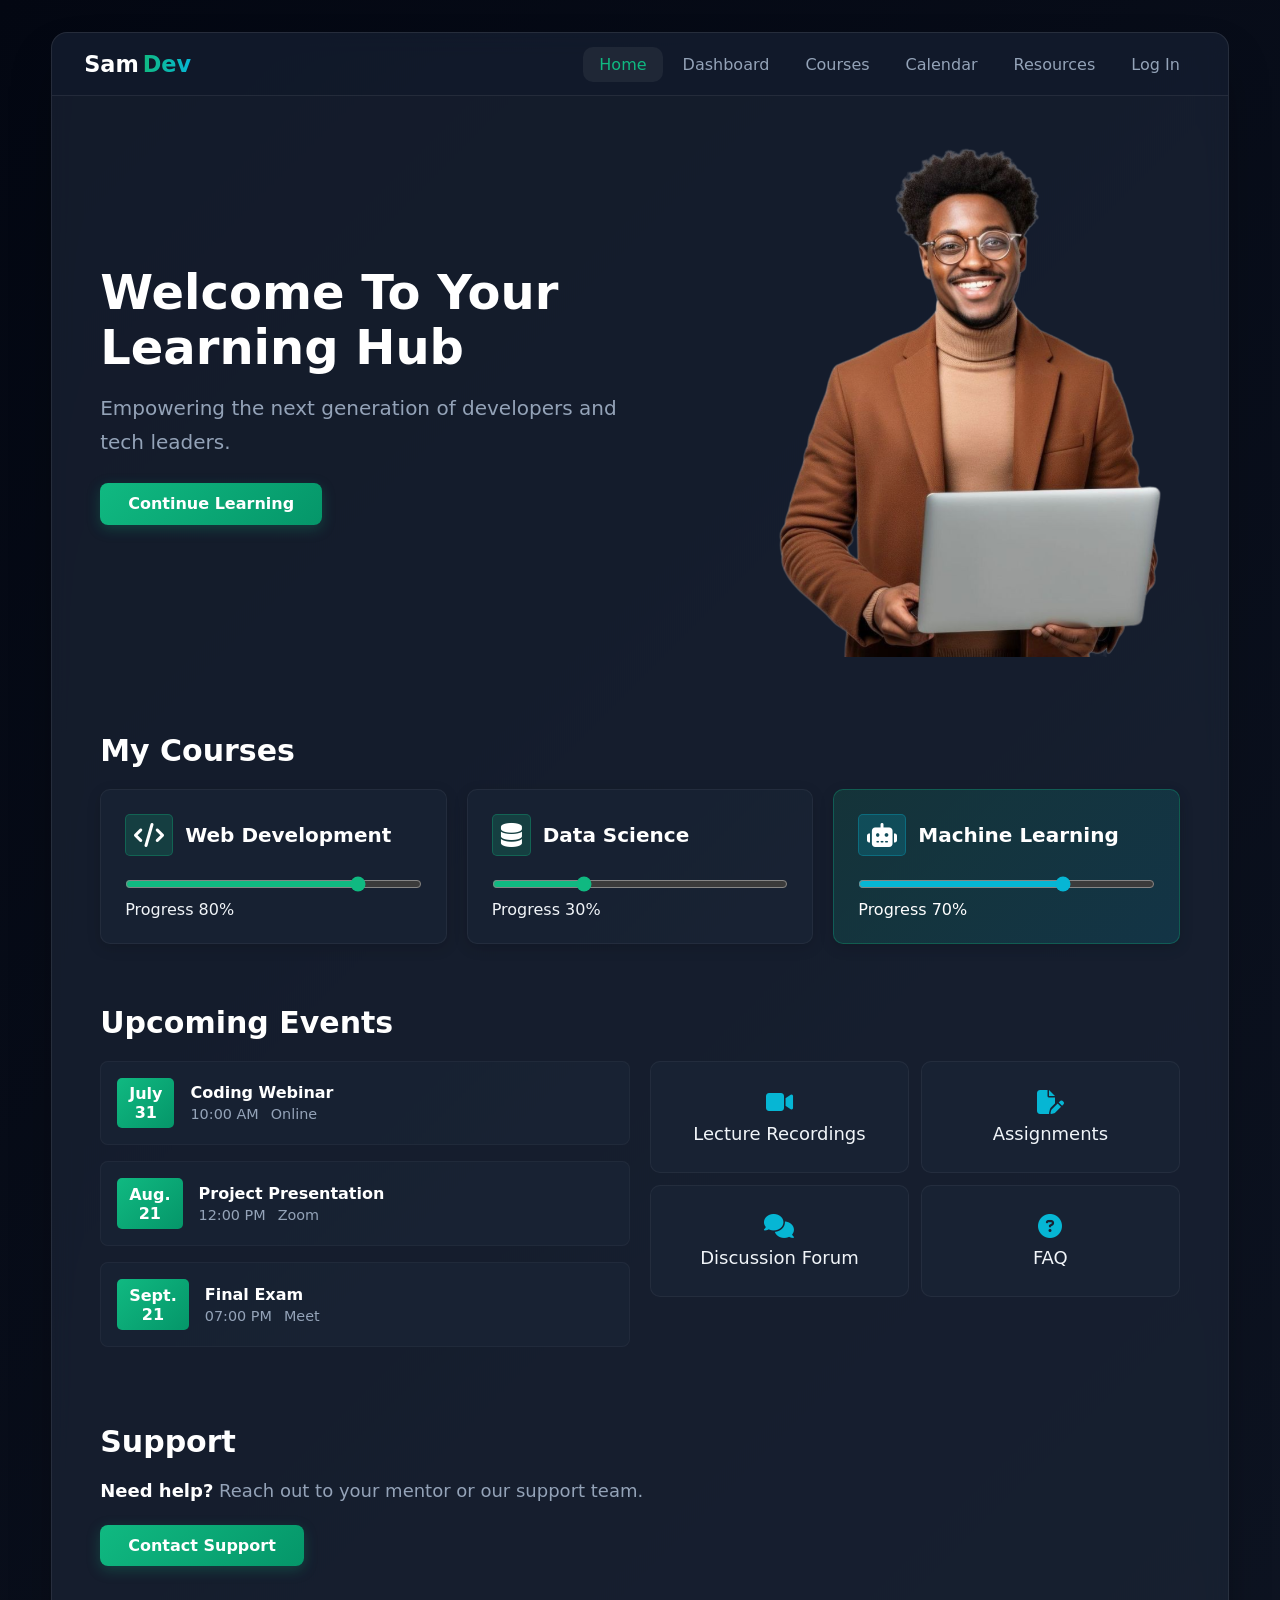
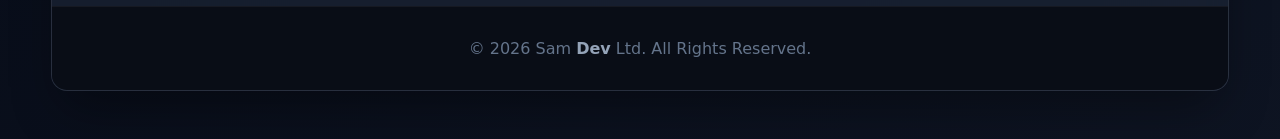
<file: index.html>
<!DOCTYPE html>
<html lang="en">
<head>
    <meta charset="UTF-8">
    <meta name="viewport" content="width=device-width, initial-scale=1.0">
    <title>Student Dashboard</title>
    <link rel="stylesheet" href="https://cdnjs.cloudflare.com/ajax/libs/font-awesome/6.7.2/css/all.min.css" integrity="sha512-Evv84Mr4kqVGRNSgIGL/F/aIDqQb7xQ2vcrdIwxfjThSH8CSR7PBEakCr51Ck+w+/U6swU2Im1vVX0SVk9ABhg==" crossorigin="anonymous" referrerpolicy="no-referrer" />
    <link rel="stylesheet" href="./css/style.css">
    <style>
        .dashboard-progress-container {
            background: #fff;
            padding: 15px 25px;
            border-radius: 8px;
            margin: 20px auto;
            max-width: 1200px;
            box-shadow: 0 2px 10px rgba(0,0,0,0.05);
            display: flex;
            align-items: center;
            justify-content: space-between;
            gap: 20px;
        }
        .progress-meta {
            font-weight: 600;
            color: #333;
            min-width: 180px;
        }
        .progress-wrapper {
            flex-grow: 1;
            position: relative;
        }
        progress {
            width: 100%;
            height: 16px;
            border-radius: 10px;
            appearance: none;
            -webkit-appearance: none;
        }
        progress::-webkit-progress-bar {
            background-color: #e0e0e0;
            border-radius: 10px;
        }
        progress::-webkit-progress-value {
            background-color: #4caf50;
            border-radius: 10px;
            transition: width 0.4s ease;
        }
        #progress-percentage {
            font-weight: bold;
            color: #4caf50;
            min-width: 50px;
            text-align: right;
        }
        /* Custom image handler wrapper layout container */
        .dash-profile-wrapper {
            display: flex;
            align-items: center;
            gap: 12px;
        }
        .user-passport-frame {
            width: 45px;
            height: 45px;
            border-radius: 50%;
            object-fit: cover;
            border: 2px solid #4caf50;
            background-color: #eee;
        }
        .user-passport-icon {
            font-size: 1.8rem;
        }
    </style>
    <script src="./js/nav.js" defer></script>
</head>
<body>
    <script>
        if (localStorage.getItem("isLoggedIn") !== "true") {
            alert("Access Denied! Please log in to view your dashboard portal.");
            window.location.href = "portal.html";
        }
    </script>

    <main>
        <header class="site-header row">
            <a href="portal.html" class="logo">
                Sam <span>Dev</span>
            </a>
            <nav id="nav" class="site-nav">
                <ul class="row">
                    <li><a href="portal.html">Home</a></li>
                    <li><a href="index.html" class="active">Dashboard</a></li>
                    <li><a href="courses.html">Courses</a></li>
                    <li><a href="calendar.html">Calendar</a></li>
                    <li><a href="resources.html">Resources</a></li>
                    <li><a href="login.html" id="auth-btn">Log In</a></li>
                </ul>
            </nav>
            <button id="menu" aria-label="Toggle menu"><i class="fa-solid fa-bars"></i></button>
        </header>

        <div class="dash-bar row">
            <div class="dash-user">
                <i class="fa-solid fa-gauge-high icon"></i>
                <h1 id="dashboard-title">Student Tech Dashboard</h1>
            </div>
            <div class="dash-user dash-profile-wrapper">
                <h1 id="user-display-name">Guest User</h1>
                <div id="avatar-container">
                    <i class="fa-solid fa-user icon user-passport-icon"></i>
                </div>
            </div>
        </div>

        <div class="dashboard-progress-container">
            <div class="progress-meta">
                <i class="fa-solid fa-chart-line"></i> Class Activity Progress:
            </div>
            <div class="progress-wrapper">
                <progress id="portal-activity-progress" value="20" max="100"></progress>
            </div>
            <div id="progress-percentage">20%</div>
        </div>

        <div class="dash-grid">
            <aside class="dash-sidebar">
                <h2><a href="index.html">Dashboard</a></h2>
                <p><a href="#live">Live Class Link</a></p>
                <p><a href="#materials">Lecture Materials</a></p>
                <p><a href="#videos">Recorded Videos</a></p>
                <p><a href="resources.html">All Resources</a></p>
            </aside>

            <section class="dash-main">
                <h1 id="live">Join Live Class</h1>
                <div class="panel join">
                    <h2>Introduction to Computer Science</h2>
                    <p>Dr. Smith</p>
                    <div class="meta-row">
                        <p>April 24, 10:00 AM</p>
                        <a href="calendar.html" class="view sync-activity">Join Meeting</a>
                    </div>
                </div>

                <h1 id="materials">Lecture Materials</h1>
                <div class="panel">
                    <div class="lecture-item">
                        <h2>Lecture 1: Basics of Programming</h2>
                        <div class="meta-row">
                            <p>Introduction to programming concepts</p>
                            <div class="pdf"><span>PDF</span> <a href="resources.html#recordings" class="view sync-activity">View</a></div>
                        </div>
                    </div>
                    <div class="lecture-item">
                        <h2>Lecture 2: Algorithms</h2>
                        <div class="meta-row">
                            <p>Overview of algorithms and their types</p>
                            <div class="pdf"><span>PDF</span> <a href="resources.html#recordings" class="view sync-activity">View</a></div>
                        </div>
                    </div>
                </div>

                <h1 id="videos">Recorded Videos</h1>
                <div class="panel">
                    <div class="meta-row">
                        <p>Data Structures Overview</p>
                        <p>April 20</p>
                        <a href="resources.html#recordings" class="view sync-activity">Watch Video</a>
                    </div>
                </div>
            </section>
        </div>

        <footer>
            <p>&copy; 2026 Sam <span>Dev</span> Ltd. All Rights Reserved.</p>
        </footer>
    </main>

    <script>
        document.addEventListener("DOMContentLoaded", () => {
            const authBtn = document.getElementById("auth-btn");
            const userDisplayName = document.getElementById("user-display-name");
            const dashboardTitle = document.getElementById("dashboard-title");
            const avatarContainer = document.getElementById("avatar-container");

            const savedName = localStorage.getItem("userFullName");
            const savedAvatar = localStorage.getItem("userAvatar");
            const userRole = localStorage.getItem("userRole") || "student";

            if (authBtn) {
                authBtn.textContent = "Log Out";
                authBtn.href = "#";
                authBtn.addEventListener("click", (e) => {
                    e.preventDefault();
                    localStorage.clear(); // Clear all data on logout safely
                    alert("Logged out successfully.");
                    window.location.href = "portal.html";
                });
            }

            // Render custom Full Name from registration file data
            if (userDisplayName && savedName) {
                userDisplayName.textContent = savedName;
            } else {
                userDisplayName.textContent = userRole === "tutor" ? "Instructor Node" : "Active Student";
            }
            
            // Render Passport image asset from registration file data if it exists
            if (avatarContainer && savedAvatar) {
                avatarContainer.innerHTML = `<img src="${savedAvatar}" alt="User Passport Photograph" class="user-passport-frame">`;
            }

            if (dashboardTitle) {
                const standardizedRole = userRole.charAt(0).toUpperCase() + userRole.slice(1);
                dashboardTitle.textContent = `${standardizedRole} Portal Center`;
            }

            const progressBar = document.getElementById("portal-activity-progress");
            const progressPercentageText = document.getElementById("progress-percentage");

            let completedClicks = parseInt(localStorage.getItem("completedActivitiesCount")) || 1;
            const totalRequiredClicks = 5; 

            function refreshProgressBarView() {
                const percentage = Math.min(Math.round((completedClicks / totalRequiredClicks) * 100), 100);
                if (progressBar && progressPercentageText) {
                    progressBar.value = percentage;
                    progressPercentageText.textContent = `${percentage}%`;
                }
            }

            document.querySelectorAll(".sync-activity").forEach(btn => {
                btn.addEventListener("click", () => {
                    if (completedClicks < totalRequiredClicks) {
                        completedClicks++;
                        localStorage.setItem("completedActivitiesCount", completedClicks);
                        refreshProgressBarView();
                    }
                });
            });

            refreshProgressBarView();
        });
    </script>
</body>
</html>
</file>
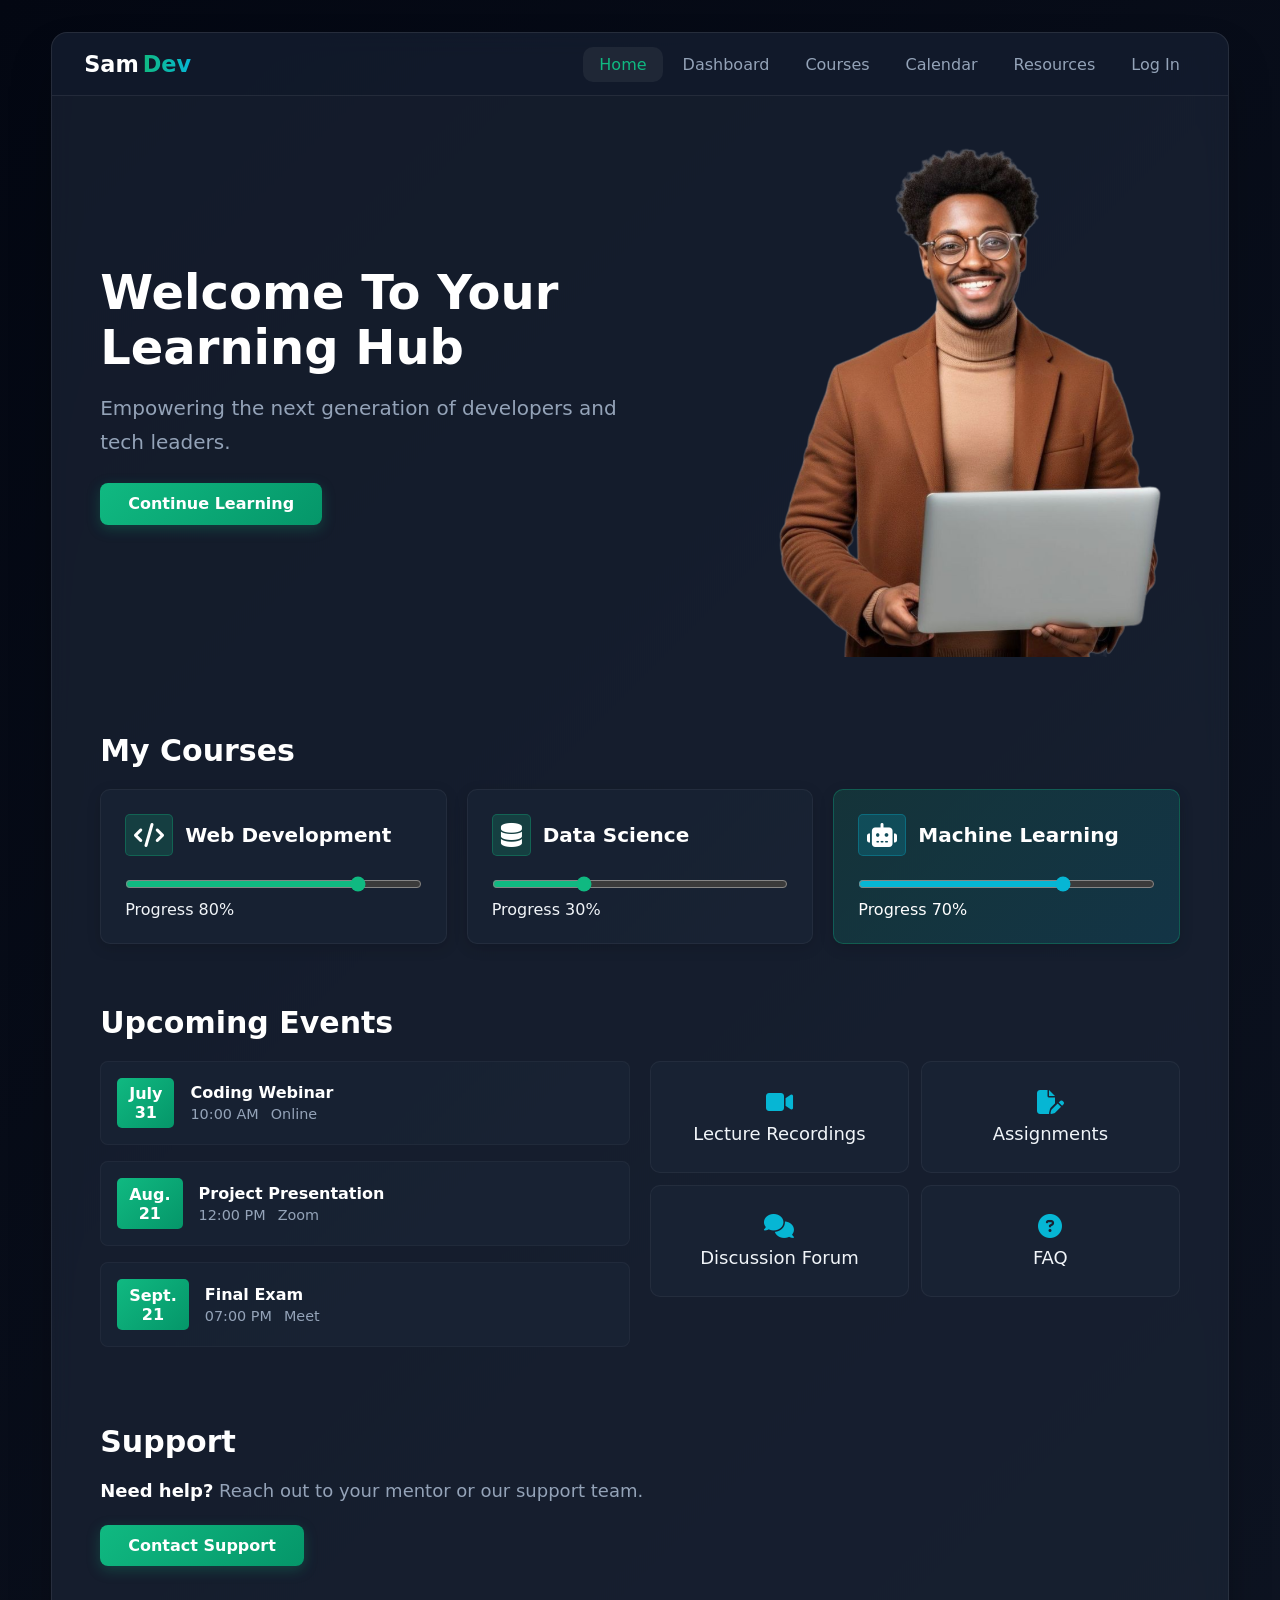
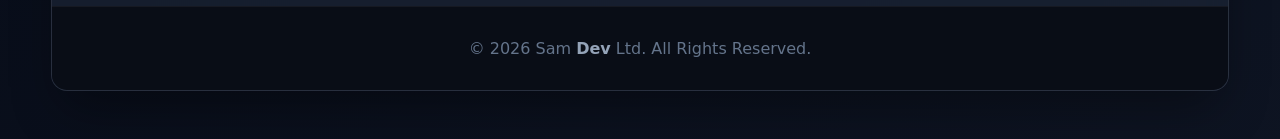
<file: calendar.html>
<!DOCTYPE html>
<html lang="en">
<head>
    <meta charset="UTF-8">
    <meta name="viewport" content="width=device-width, initial-scale=1.0">
    <title>Calendar — Prestige Student Portal</title>
    <link href="https://unpkg.com/aos@2.3.1/dist/aos.css" rel="stylesheet">
    <link rel="stylesheet" href="https://cdnjs.cloudflare.com/ajax/libs/font-awesome/6.7.2/css/all.min.css" integrity="sha512-Evv84Mr4kqVGRNSgIGL/F/aIDqQb7xQ2vcrdIwxfjThSH8CSR7PBEakCr51Ck+w+/U6swU2Im1vVX0SVk9ABhg==" crossorigin="anonymous" referrerpolicy="no-referrer" />
    <link rel="stylesheet" href="./css/style.css">
    <script src="https://unpkg.com/aos@2.3.1/dist/aos.js" defer></script>
    <script src="./js/nav.js" defer></script>
</head>
<body>
    <script>
        if (localStorage.getItem("isLoggedIn") !== "true") {
            alert("Access Denied! Please log in to view the portal calendar.");
            window.location.href = "portal.html";
        }
    </script>

    <main>
        <header class="site-header row">
            <a href="portal.html" class="logo">
               <Samp>Sam Dev</Samp>
            </a>
            <nav id="nav" class="site-nav">
                <ul class="row">
                    <li><a href="portal.html">Home</a></li>
                    <li><a href="index.html">Dashboard</a></li>
                    <li><a href="courses.html">Courses</a></li>
                    <li><a href="calendar.html" class="active">Calendar</a></li>
                    <li><a href="resources.html">Resources</a></li>
                    <li><a href="login.html" id="auth-btn">Log In</a></li>
                </ul>
            </nav>
            <button id="menu" aria-label="Toggle menu"><i class="fa-solid fa-bars"></i></button>
        </header>

        <div class="page-head">
            <h1>Calendar &amp; Events</h1>
            <p>Your upcoming classes, webinars and deadlines.</p>
        </div>

        <section class="event-section">
            <div class="event-container">
                <div class="events event-box" data-aos="fade-up">
                    <h1>This Term</h1>
                    <div class="event row">
                        <div class="event-day">
                            <p>July</p>
                            <p>31</p>
                        </div>
                        <div class="event-details">
                            <p class="event-title">Coding Webinar</p>
                            <p class="event-time"><span>10:00 AM</span> <span>Online</span></p>
                        </div>
                    </div>
                    <div class="event row">
                        <div class="event-day">
                            <p>Aug.</p>
                            <p>21</p>
                        </div>
                        <div class="event-details">
                            <p class="event-title">Project Presentation</p>
                            <p class="event-time"><span>12:00 PM</span> <span>Zoom</span></p>
                        </div>
                    </div>
                    <div class="event row">
                        <div class="event-day">
                            <p>Sept.</p>
                            <p>21</p>
                        </div>
                        <div class="event-details">
                            <p class="event-title">Final Exam</p>
                            <p class="event-time"><span>07:00 PM</span> <span>Meet</span></p>
                        </div>
                    </div>
                </div>
                <div class="events event-box" data-aos="fade-up" data-aos-delay="100">
                    <h1>Live Classes</h1>
                    <div class="event row">
                        <div class="event-day">
                            <p>Apr.</p>
                            <p>24</p>
                        </div>
                        <div class="event-details">
                            <p class="event-title">Introduction to Computer Science</p>
                            <p class="event-time"><span>10:00 AM</span> <span>Dr. Smith</span></p>
                        </div>
                    </div>
                    <div class="event row">
                        <div class="event-day">
                            <p>Apr.</p>
                            <p>26</p>
                        </div>
                        <div class="event-details">
                            <p class="event-title">Algorithms Workshop</p>
                            <p class="event-time"><span>02:00 PM</span> <span>Online</span></p>
                        </div>
                    </div>
                    <div class="event row">
                        <div class="event-day">
                            <p>May</p>
                            <p>03</p>
                        </div>
                        <div class="event-details">
                            <p class="event-title">Data Structures Q&amp;A</p>
                            <p class="event-time"><span>11:00 AM</span> <span>Meet</span></p>
                        </div>
                    </div>
                </div>
            </div>
        </section>

        <div class="support">
            <h1>Need to join a session?</h1>
            <p><span>Live classes</span> open 10 minutes before the scheduled time.</p>
            <a href="index.html" id="dashboard-redirect-btn" class="active">Open Dashboard</a>
        </div>

        <footer>
            <p>&copy; 2026 Prestige Coding Technology Ltd. All Rights Reserved.</p>
        </footer>
    </main>

    <script>
        document.addEventListener("DOMContentLoaded", () => {
            const authBtn = document.getElementById("auth-btn");
            const dashboardRedirectBtn = document.getElementById("dashboard-redirect-btn");

            // 1. Dynamic Log Out Switcher
            if (authBtn) {
                authBtn.textContent = "Log Out";
                authBtn.href = "#";
                authBtn.addEventListener("click", (e) => {
                    e.preventDefault();
                    localStorage.removeItem("isLoggedIn");
                    localStorage.removeItem("userRole");
                    alert("Logged out successfully.");
                    window.location.href = "portal.html";
                });
            }

            // 2. Activity Progress Sync Integration
            if (dashboardRedirectBtn) {
                dashboardRedirectBtn.addEventListener("click", () => {
                    let completedClicks = parseInt(localStorage.getItem("completedActivitiesCount")) || 1;
                    if (completedClicks < 5) {
                        completedClicks++;
                        localStorage.setItem("completedActivitiesCount", completedClicks);
                    }
                });
            }
        });
    </script>
</body>
</html>
</file>
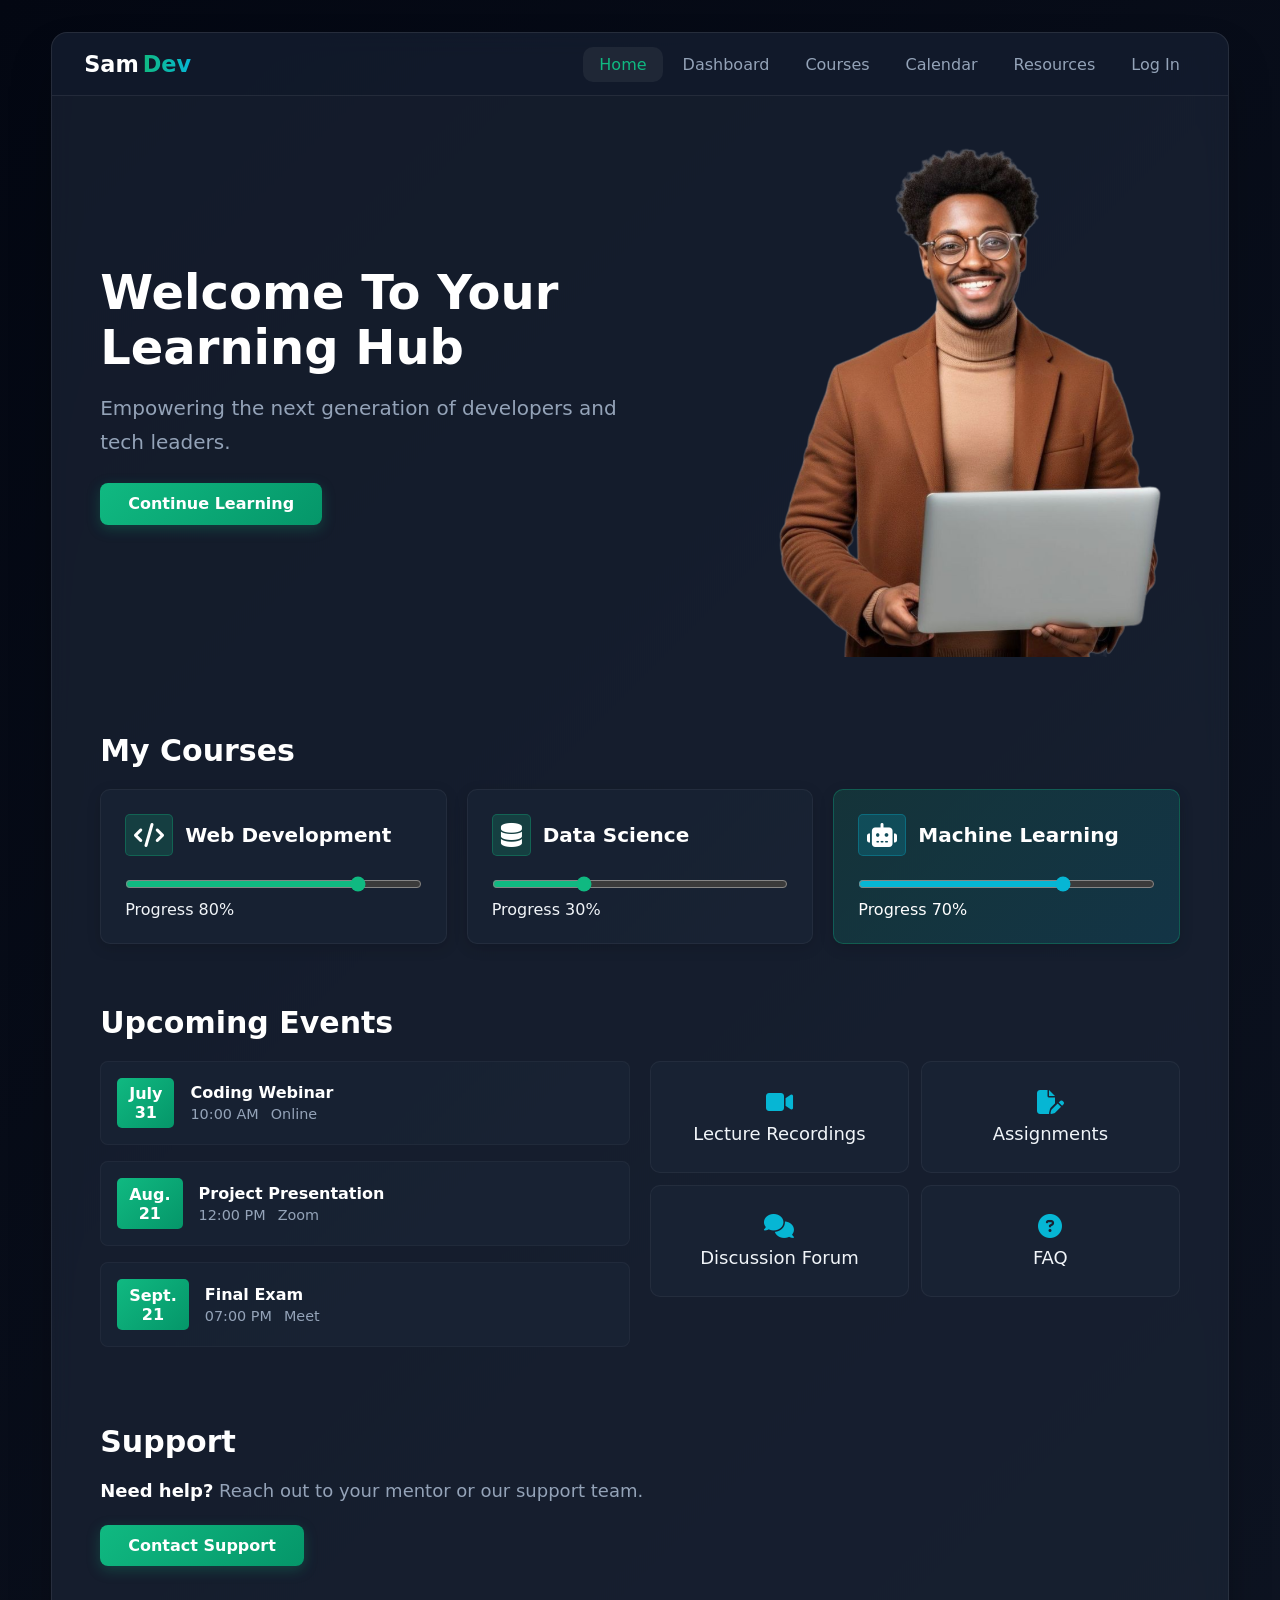
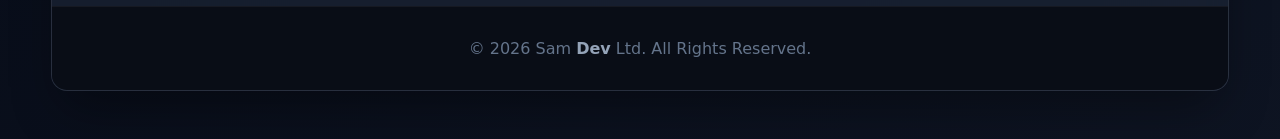
<file: courses.html>
<!DOCTYPE html>
<html lang="en">
<head>
    <meta charset="UTF-8">
    <meta name="viewport" content="width=device-width, initial-scale=1.0">
    <title>Courses — Prestige Student Portal</title>
    <link href="https://unpkg.com/aos@2.3.1/dist/aos.css" rel="stylesheet">
    <link rel="stylesheet" href="https://cdnjs.cloudflare.com/ajax/libs/font-awesome/6.7.2/css/all.min.css" integrity="sha512-Evv84Mr4kqVGRNSgIGL/F/aIDqQb7xQ2vcrdIwxfjThSH8CSR7PBEakCr51Ck+w+/U6swU2Im1vVX0SVk9ABhg==" crossorigin="anonymous" referrerpolicy="no-referrer" />
    <link rel="stylesheet" href="./css/style.css">
    <script src="https://unpkg.com/aos@2.3.1/dist/aos.js" defer></script>
    <script src="./js/nav.js" defer></script>
</head>
<body>
    <script>
        if (localStorage.getItem("isLoggedIn") !== "true") {
            alert("Access Denied! Please log in to view enrolled courses.");
            window.location.href = "portal.html";
        }
    </script>

    <main>
        <header class="site-header row">
            <a href="portal.html" class="logo">
                Sam <span>Dev</span>
            </a>
            <nav id="nav" class="site-nav">
                <ul class="row">
                    <li><a href="portal.html">Home</a></li>
                    <li><a href="index.html">Dashboard</a></li>
                    <li><a href="courses.html" class="active">Courses</a></li>
                    <li><a href="calendar.html">Calendar</a></li>
                    <li><a href="resources.html">Resources</a></li>
                    <li><a href="login.html" id="auth-btn">Log In</a></li>
                </ul>
            </nav>
            <button id="menu" aria-label="Toggle menu"><i class="fa-solid fa-bars"></i></button>
        </header>

        <div class="page-head">
            <h1>My Courses</h1>
            <p id="courses-subtitle">Track your progress across every enrolled course.</p>
        </div>

        <section class="courses-section">
            <div class="courses row" id="courses-grid">
                
                <div class="course" data-course-name="Web Development" data-aos="fade-up">
                    <div class="course-details row">
                        <i class="fa-solid fa-code course-icon"></i>
                        <p>Web Development</p>
                    </div>
                    <input type="range" value="80" aria-label="Web Development progress">
                    <p>Progress 80%</p>
                </div>

                <div class="course" data-course-name="Data Science" data-aos="fade-up" data-aos-delay="100">
                    <div class="course-details row">
                        <i class="fa-solid fa-database course-icon"></i>
                        <p>Data Science</p>
                    </div>
                    <input type="range" value="30" aria-label="Data Science progress">
                    <p>Progress 30%</p>
                </div>

                <div class="course3" data-course-name="Machine Learning" data-aos="fade-up" data-aos-delay="200">
                    <div class="course-details3 row">
                        <i class="fa-solid fa-robot course-icon alt"></i>
                        <p>Machine Learning</p>
                    </div>
                    <input type="range" value="70" aria-label="Machine Learning progress">
                    <p>Progress 70%</p>
                </div>

                <div class="course" data-course-name="Mobile Development" data-aos="fade-up">
                    <div class="course-details row">
                        <i class="fa-solid fa-mobile-screen course-icon"></i>
                        <p>Mobile Development</p>
                    </div>
                    <input type="range" value="55" aria-label="Mobile Development progress">
                    <p>Progress 55%</p>
                </div>

                <div class="course" data-course-name="Cloud Computing" data-aos="fade-up" data-aos-delay="100">
                    <div class="course-details row">
                        <i class="fa-solid fa-cloud course-icon"></i>
                        <p>Cloud Computing</p>
                    </div>
                    <input type="range" value="40" aria-label="Cloud Computing progress">
                    <p>Progress 40%</p>
                </div>

                <div class="course" data-course-name="Cyber Security" data-aos="fade-up" data-aos-delay="200">
                    <div class="course-details row">
                        <i class="fa-solid fa-shield-halved course-icon"></i>
                        <p>Cyber Security</p>
                    </div>
                    <input type="range" value="20" aria-label="Cyber Security progress">
                    <p>Progress 20%</p>
                </div>

            </div>
        </section>

        <div class="support">
            <h1>Ready for more?</h1>
            <p><span>Keep building.</span> Continue where you left off on your dashboard.</p>
            <a href="index.html" class="active">Go to Dashboard</a>
        </div>

        <footer>
            <p>&copy; Sam <span>Dev</span> Ltd. All Rights Reserved.</p>
        </footer>
    </main>

    <script>
        document.addEventListener("DOMContentLoaded", () => {
            const authBtn = document.getElementById("auth-btn");
            const coursesSubtitle = document.getElementById("courses-subtitle");
            const userRole = localStorage.getItem("userRole") || "student";

            // 1. Log In / Log Out Navigation Text Switching Logic
            if (authBtn) {
                authBtn.textContent = "Log Out";
                authBtn.href = "#";
                authBtn.addEventListener("click", (e) => {
                    e.preventDefault();
                    localStorage.removeItem("isLoggedIn");
                    localStorage.removeItem("userRole");
                    alert("Logged out successfully.");
                    window.location.href = "portal.html";
                });
            }

            // 2. Dynamic Course Filter Engine (Displays only selected courses for students)
            if (userRole === "student") {
                const registeredCoursesData = localStorage.getItem("registeredCourses");
                
                if (registeredCoursesData) {
                    const enrolledList = JSON.parse(registeredCoursesData);
                    const courseCards = document.querySelectorAll("#courses-grid > div");
                    
                    courseCards.forEach(card => {
                        const name = card.getAttribute("data-course-name");
                        // If student did not pick this course, hide it completely
                        if (!enrolledList.includes(name)) {
                            card.style.display = "none";
                        }
                    });
                    coursesSubtitle.textContent = `Displaying your ${enrolledList.length} customized registration modules.`;
                }
            } else if (userRole === "tutor") {
                // If logged in as tutor, display all courses for broad oversight
                coursesSubtitle.textContent = "Overview Mode: Displaying all curriculum training fields.";
            }
        });
    </script>
</body>
</html>
</file>
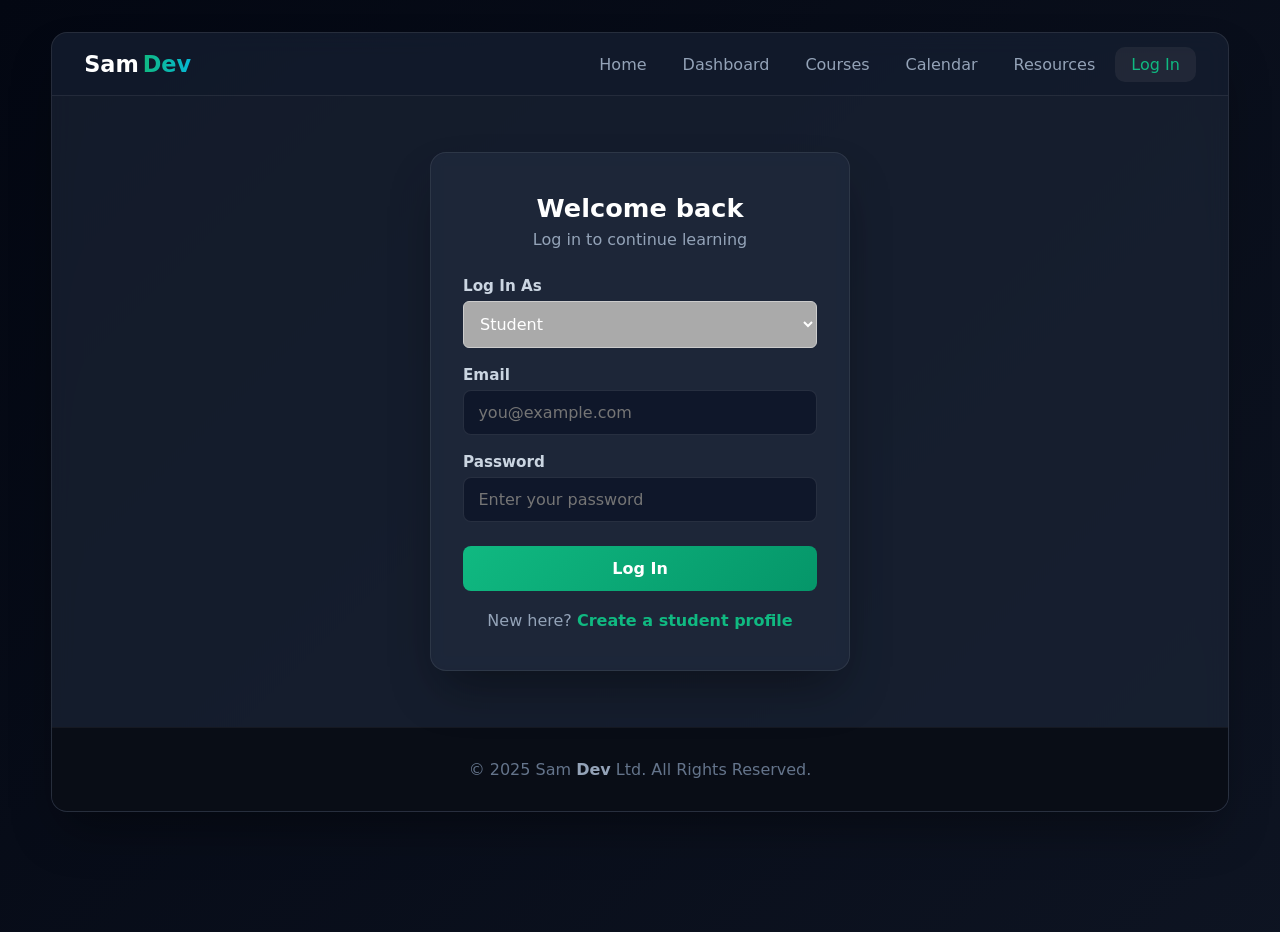
<file: login.html>
<!DOCTYPE html>
<html lang="en">
<head>
    <meta charset="UTF-8">
    <meta name="viewport" content="width=device-width, initial-scale=1.0">
    <title>Log In — Prestige Student Portal</title>
    <link rel="stylesheet" href="https://cdnjs.cloudflare.com/ajax/libs/font-awesome/6.7.2/css/all.min.css" integrity="sha512-Evv84Mr4kqVGRNSgIGL/F/aIDqQb7xQ2vcrdIwxfjThSH8CSR7PBEakCr51Ck+w+/U6swU2Im1vVX0SVk9ABhg==" crossorigin="anonymous" referrerpolicy="no-referrer" />
    <link rel="stylesheet" href="./css/style.css">
    <style>
        .field select {
            width: 100%;
            padding: 12px;
            border: 1px solid #ccc;
            border-radius: 6px;
            font-size: 1rem;
            outline: none;
            background-color: #aaa;
            transition: 0.3s;
        }
        .field select:focus {
            border-color: #4caf50;
        }
    </style>
    <script src="./js/nav.js" defer></script>
</head>
<body>
    <script>
        if (localStorage.getItem("isLoggedIn") === "true") {
            alert("You are already logged in!");
            window.location.href = "index.html";
        }
    </script>

    <main>
        <header class="site-header row">
            <a href="portal.html" class="logo">
                Sam <span>Dev</span>
            </a>
            <nav id="nav" class="site-nav">
                <ul class="row">
                    <li><a href="portal.html">Home</a></li>
                    <li><a href="index.html">Dashboard</a></li>
                    <li><a href="courses.html">Courses</a></li>
                    <li><a href="calendar.html">Calendar</a></li>
                    <li><a href="resources.html">Resources</a></li>
                    <li><a href="login.html" class="active" id="auth-btn">Log In</a></li>
                </ul>
            </nav>
            <button id="menu" aria-label="Toggle menu"><i class="fa-solid fa-bars"></i></button>
        </header>

        <div class="auth-wrap">
            <form class="auth-card" id="portal-login-form">
                <h1>Welcome back</h1>
                <p class="sub">Log in to continue learning</p>

                <div class="field">
                    <label for="user-role">Log In As</label>
                    <select id="user-role" name="role" required>
                        <option value="student">Student</option>
                        <option value="tutor">Tutor</option>
                    </select>
                </div>

                <div class="field">
                    <label for="email">Email</label>
                    <input type="email" id="email" name="email" placeholder="you@example.com" required>
                </div>

                <div class="field">
                    <label for="password">Password</label>
                    <input type="password" id="password" name="password" placeholder="Enter your password" required>
                </div>

                <button type="submit">Log In</button>

                <p class="alt">New here? <a href="register.html">Create a student profile</a></p>
            </form>
        </div>

        <footer>
            <p>&copy; 2025 Sam <span>Dev</span> Ltd. All Rights Reserved.</p>
        </footer>
    </main>

    <script>
        document.addEventListener("DOMContentLoaded", () => {
            const loginForm = document.getElementById("portal-login-form");

            if (loginForm) {
                loginForm.addEventListener("submit", (e) => {
                    e.preventDefault(); // Stop native page reload loop

                    const selectedRole = document.getElementById("user-role").value;
                    
                    // Commit active credential profiles into local persistence engine
                    localStorage.setItem("isLoggedIn", "true");
                    localStorage.setItem("userRole", selectedRole);

                    // Optional fallback mock selection data for course rendering if they bypass registration page
                    if (!localStorage.getItem("registeredCourses")) {
                        localStorage.setItem("registeredCourses", JSON.stringify(["Web Development", "Data Science", "Machine Learning"]));
                    }

                    alert(`Login Successful! Welcome to your ${selectedRole} space.`);
                    window.location.href = "index.html"; // Send straight into active main hub dashboard
                });
            }
        });
    </script>
</body>
</html>
</file>
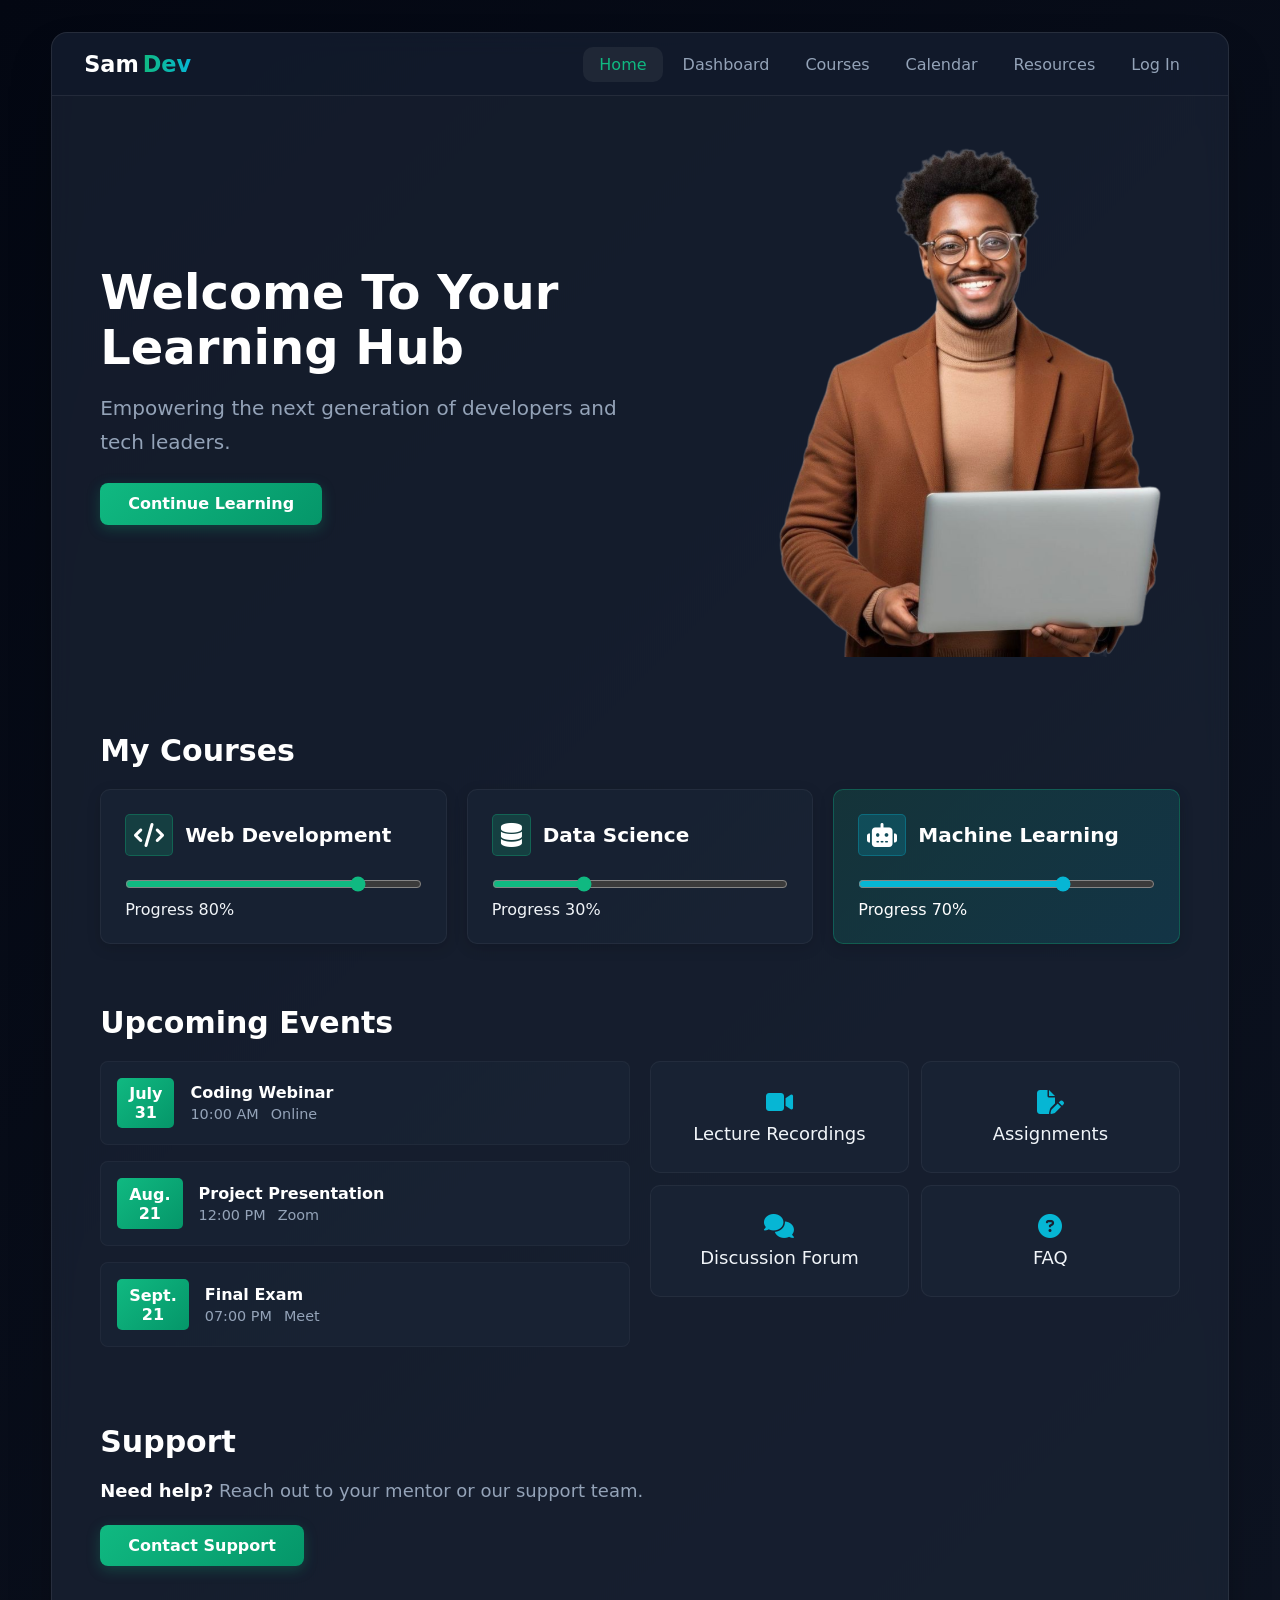
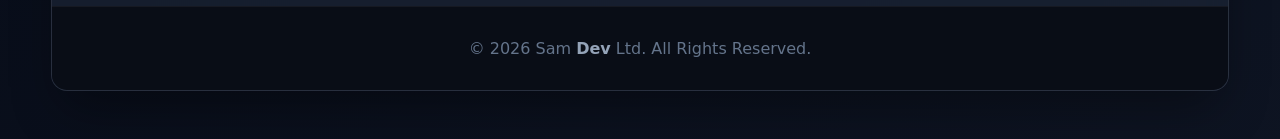
<file: portal.html>
<!DOCTYPE html>
<html lang="en">
<head>
    <meta charset="UTF-8">
    <meta name="viewport" content="width=device-width, initial-scale=1.0">
    <title>Prestige Student Portal — Home</title>
    <link href="https://unpkg.com/aos@2.3.1/dist/aos.css" rel="stylesheet">
    <link rel="stylesheet" href="https://cdnjs.cloudflare.com/ajax/libs/font-awesome/6.7.2/css/all.min.css" integrity="sha512-Evv84Mr4kqVGRNSgIGL/F/aIDqQb7xQ2vcrdIwxfjThSH8CSR7PBEakCr51Ck+w+/U6swU2Im1vVX0SVk9ABhg==" crossorigin="anonymous" referrerpolicy="no-referrer" />
    <link rel="stylesheet" href="./css/style.css">
    <script src="https://unpkg.com/aos@2.3.1/dist/aos.js" defer></script>
    <script src="./js/nav.js" defer></script>
</head>
<body>
    <main>
        <header class="site-header row">
            <a href="portal.html" class="logo">
                Sam <span>Dev</span>
            </a>
            <nav id="nav" class="site-nav">
                <ul class="row">
                    <li><a href="portal.html" class="active">Home</a></li>
                    <li><a href="index.html" class="protected-link">Dashboard</a></li>
                    <li><a href="courses.html" class="protected-link">Courses</a></li>
                    <li><a href="calendar.html" class="protected-link">Calendar</a></li>
                    <li><a href="resources.html" class="protected-link">Resources</a></li>
                    <li><a href="login.html" id="auth-btn">Log In</a></li>
                </ul>
            </nav>
            <button id="menu" aria-label="Toggle menu"><i class="fa-solid fa-bars"></i></button>
        </header>

        <section class="hero">
            <div class="hero_content row">
                <div class="hero_message">
                    <h1 id="greeting">Welcome To Your Learning Hub</h1>
                    <p>Empowering the next generation of developers and tech leaders.</p>
                    <a href="index.html" class="active protected-link">Continue Learning</a>
                </div>
                <div class="hero-image">
                    <img src="./images/man with laptop 2.png" alt="Student learning with a laptop">
                </div>
            </div>
        </section>

        <section class="courses-section">
            <h1>My Courses</h1>
            <div class="courses row">
                <div class="course" data-aos="fade-right">
                    <div class="course-details row">
                        <i class="fa-solid fa-code course-icon"></i>
                        <p>Web Development</p>
                    </div>
                    <input type="range" value="80" aria-label="Web Development progress">
                    <p>Progress 80%</p>
                </div>
                <div class="course" data-aos="fade-up">
                    <div class="course-details row">
                        <i class="fa-solid fa-database course-icon"></i>
                        <p>Data Science</p>
                    </div>
                    <input type="range" value="30" aria-label="Data Science progress">
                    <p>Progress 30%</p>
                </div>
                <div class="course3" data-aos="fade-left">
                    <div class="course-details3 row">
                        <i class="fa-solid fa-robot course-icon alt"></i>
                        <p>Machine Learning</p>
                    </div>
                    <input type="range" value="70" aria-label="Machine Learning progress">
                    <p>Progress 70%</p>
                </div>
            </div>
        </section>

        <section class="event-section">
            <h1>Upcoming Events</h1>
            <div class="event-container">
                <div class="events event-box">
                    <div class="event row">
                        <div class="event-day">
                            <p>July</p>
                            <p>31</p>
                        </div>
                        <div class="event-details">
                            <p class="event-title">Coding Webinar</p>
                            <p class="event-time"><span>10:00 AM</span> <span>Online</span></p>
                        </div>
                    </div>
                    <div class="event row">
                        <div class="event-day">
                            <p>Aug.</p>
                            <p>21</p>
                        </div>
                        <div class="event-details">
                            <p class="event-title">Project Presentation</p>
                            <p class="event-time"><span>12:00 PM</span> <span>Zoom</span></p>
                        </div>
                    </div>
                    <div class="event row">
                        <div class="event-day">
                            <p>Sept.</p>
                            <p>21</p>
                        </div>
                        <div class="event-details">
                            <p class="event-title">Final Exam</p>
                            <p class="event-time"><span>07:00 PM</span> <span>Meet</span></p>
                        </div>
                    </div>
                </div>
                <div class="others event-box">
                    <a class="recordings protected-link" href="resources.html#recordings">
                        <i class="fa-solid fa-video"></i>
                        <p>Lecture Recordings</p>
                    </a>
                    <a class="recordings protected-link" href="resources.html#assignments">
                        <i class="fa-solid fa-file-pen"></i>
                        <p>Assignments</p>
                    </a>
                    <a class="recordings protected-link" href="resources.html#forum">
                        <i class="fa-solid fa-comments"></i>
                        <p>Discussion Forum</p>
                    </a>
                    <a class="recordings protected-link" href="resources.html#faq">
                        <i class="fa-solid fa-circle-question"></i>
                        <p>FAQ</p>
                    </a>
                </div>
            </div>
        </section>

        <div class="support">
            <h1>Support</h1>
            <p><span>Need help?</span> Reach out to your mentor or our support team.</p>
            <a href="contact.html" class="active">Contact Support</a>
        </div>

        <footer>
            <p>&copy; 2026 Sam <span>Dev</span> Ltd. All Rights Reserved.</p>
        </footer>
    </main>

    <script>
        document.addEventListener("DOMContentLoaded", () => {
            const isLoggedIn = localStorage.getItem("isLoggedIn") === "true";
            const userRole = localStorage.getItem("userRole");
            const authBtn = document.getElementById("auth-btn");
            const greeting = document.getElementById("greeting");

            // 1. Dynamic Log In / Log Out Toggle 
            if (isLoggedIn && authBtn) {
                authBtn.textContent = "Log Out";
                authBtn.href = "#";
                authBtn.addEventListener("click", (e) => {
                    e.preventDefault();
                    localStorage.removeItem("isLoggedIn");
                    localStorage.removeItem("userRole");
                    alert("Logged out successfully.");
                    window.location.reload();
                });

                // Personalize header if someone is logged in
                if (userRole && greeting) {
                    greeting.textContent = `Welcome Back, ${userRole.charAt(0).toUpperCase() + userRole.slice(1)}!`;
                }
            }

            // 2. Intercept protected dashboard routes if unauthenticated
            document.body.addEventListener("click", (e) => {
                const targetLink = e.target.closest(".protected-link");
                if (targetLink && !isLoggedIn) {
                    e.preventDefault();
                    alert("Access Denied! Please log in to your account first to access this page.");
                }
            });
        });
    </script>
</body>
</html>
</file>
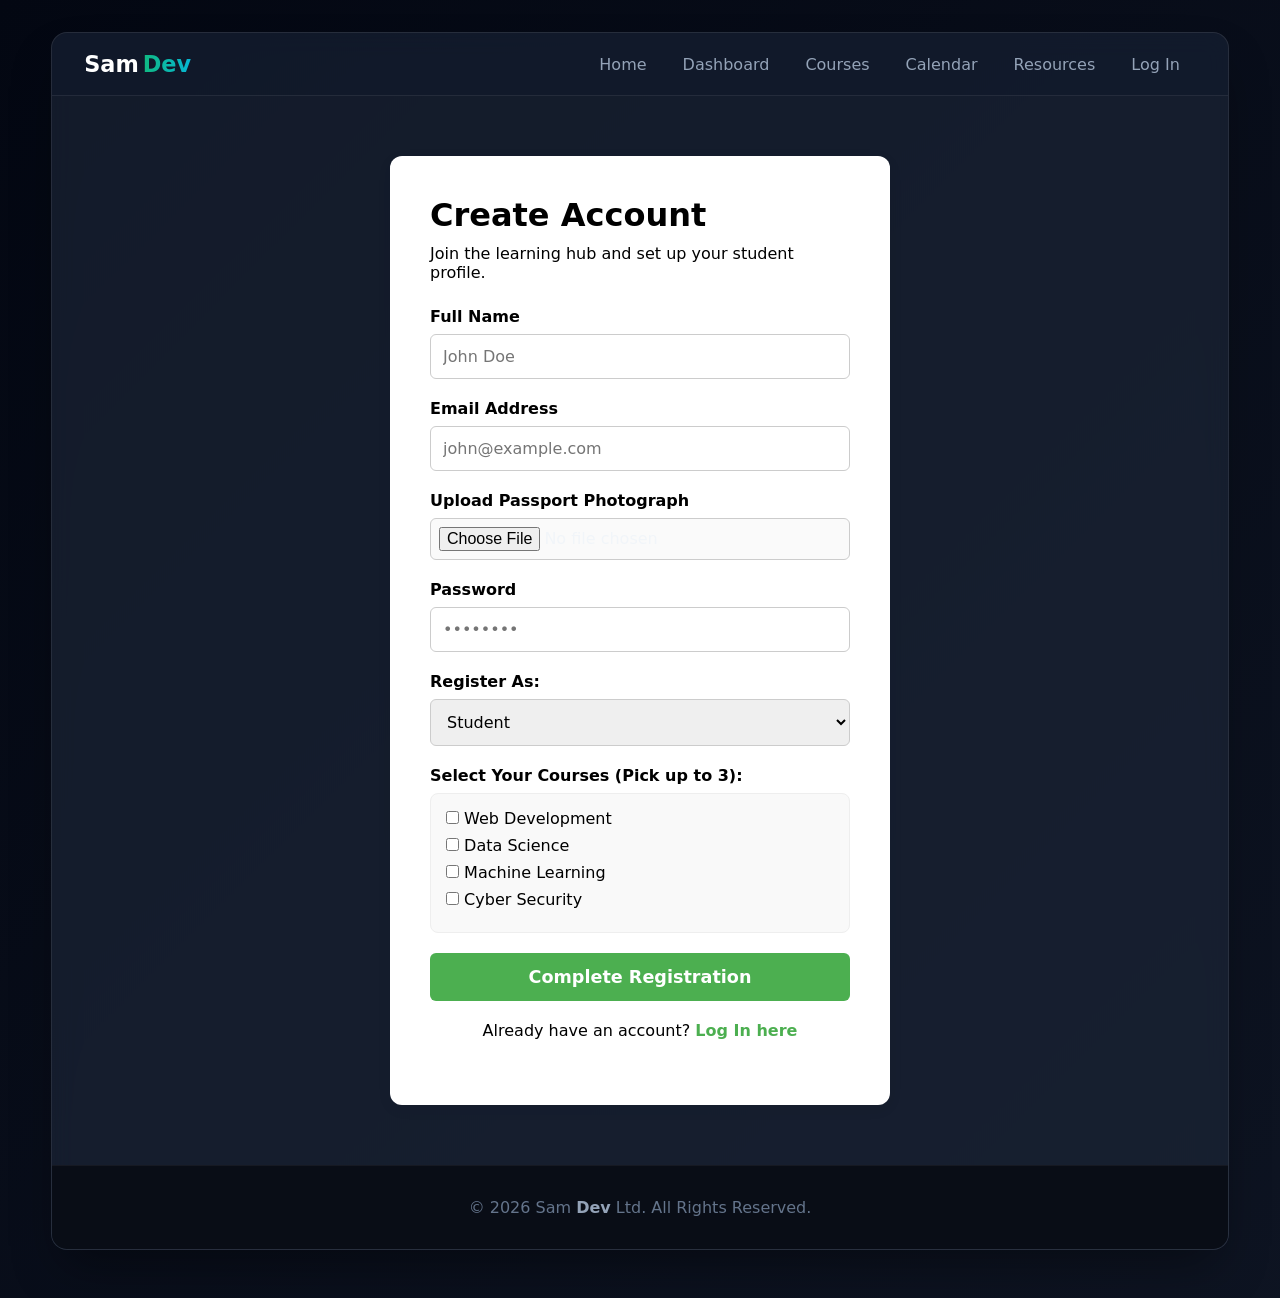
<file: register.html>
<!DOCTYPE html>
<html lang="en">
<head>
    <meta charset="UTF-8">
    <meta name="viewport" content="width=device-width, initial-scale=1.0">
    <title>Prestige Student Portal — Register</title>
    <link href="https://unpkg.com/aos@2.3.1/dist/aos.css" rel="stylesheet">
    <link rel="stylesheet" href="https://cdnjs.cloudflare.com/ajax/libs/font-awesome/6.7.2/css/all.min.css" integrity="sha512-Evv84Mr4kqVGRNSgIGL/F/aIDqQb7xQ2vcrdIwxfjThSH8CSR7PBEakCr51Ck+w+/U6swU2Im1vVX0SVk9ABhg==" crossorigin="anonymous" referrerpolicy="no-referrer" />
    <link rel="stylesheet" href="./css/style.css">
    <style>
        .register-section {
            padding: 60px 20px;
            display: flex;
            justify-content: center;
            align-items: center;
            min-height: 80vh;
        }
        label{
            color: #000;
        }
        .form-container {
            background: #fff;
            padding: 40px;
            border-radius: 12px;
            box-shadow: 0 4px 15px rgba(0,0,0,0.05);
            max-width: 500px;
            width: 100%;
        }
        .form-container h2 {
            margin-bottom: 10px;
            font-size: 2rem;
            color: #000;
        }
        .form-container p {
            color: #000;
            margin-bottom: 25px;
        }
        .form-group {
            margin-bottom: 20px;
        }
        .form-group label {
            display: block;
            margin-bottom: 8px;
            font-weight: 600;
        }
        .form-group input, .form-group select {
            width: 100%;
            padding: 12px;
            border: 1px solid #ccc;
            border-radius: 6px;
            font-size: 1rem;
            outline: none;
            transition: 0.3s;
        }
        .form-group input:focus, .form-group select:focus {
            border-color: #4caf50;
        }
        /* Custom layout for the passport file picker */
        .form-group input[type="file"] {
            padding: 8px;
            background: #fafafa;
            cursor: pointer;
        }
        .courses-selection-box {
            background: #f9f9f9;
            padding: 15px;
            border-radius: 8px;
            border: 1px solid #eee;
        }
        .course-checkbox-label {
            display: flex;
            align-items: center;
            gap: 10px;
            margin-bottom: 10px;
            cursor: pointer;
            font-weight: 500 !important;
        }
        .course-checkbox-label input {
            width: auto;
        }
        .submit-btn {
            width: 100%;
            padding: 14px;
            background: #4caf50;
            color: white;
            border: none;
            border-radius: 6px;
            font-size: 1.1rem;
            font-weight: bold;
            cursor: pointer;
            transition: 0.3s;
        }
        .submit-btn:hover {
            background: #439a46;
        }
        .form-footer {
            margin-top: 20px;
            text-align: center;
        }
        .form-footer a {
            color: #4caf50;
            text-decoration: none;
            font-weight: bold;
        }
    </style>
    <script src="https://unpkg.com/aos@2.3.1/dist/aos.js" defer></script>
    <script src="./js/nav.js" defer></script>
</head>
<body>
    <main>
        <header class="site-header row">
            <a href="portal.html" class="logo">
                Sam <span>Dev</span>
            </a>
            <nav id="nav" class="site-nav">
                <ul class="row">
                    <li><a href="portal.html">Home</a></li>
                    <li><a href="index.html" class="protected-link">Dashboard</a></li>
                    <li><a href="courses.html" class="protected-link">Courses</a></li>
                    <li><a href="calendar.html" class="protected-link">Calendar</a></li>
                    <li><a href="resources.html" class="protected-link">Resources</a></li>
                    <li><a href="login.html" id="auth-btn">Log In</a></li>
                </ul>
            </nav>
            <button id="menu" aria-label="Toggle menu"><i class="fa-solid fa-bars"></i></button>
        </header>

        <section class="register-section" data-aos="fade-up">
            <div class="form-container">
                <h2>Create Account</h2>
                <p>Join the learning hub and set up your student profile.</p>
                
                <form id="register-form">
                    <div class="form-group">
                        <label for="fullname">Full Name</label>
                        <input type="text" id="fullname" placeholder="John Doe" required>
                    </div>

                    <div class="form-group">
                        <label for="email">Email Address</label>
                        <input type="email" id="email" placeholder="john@example.com" required>
                    </div>

                    <div class="form-group">
                        <label for="passport">Upload Passport Photograph</label>
                        <input type="file" id="passport" accept="image/*" required>
                    </div>

                    <div class="form-group">
                        <label for="password">Password</label>
                        <input type="password" id="password" placeholder="••••••••" required>
                    </div>

                    <div class="form-group">
                        <label for="role">Register As:</label>
                        <select id="role" required>
                            <option value="student">Student</option>
                            <option value="tutor">Tutor</option>
                        </select>
                    </div>

                    <div class="form-group">
                        <label>Select Your Courses (Pick up to 3):</label>
                        <div class="courses-selection-box">
                            <label class="course-checkbox-label">
                                <input type="checkbox" name="course" value="Web Development" class="course-checkbox"> Web Development
                            </label>
                            <label class="course-checkbox-label">
                                <input type="checkbox" name="course" value="Data Science" class="course-checkbox"> Data Science
                            </label>
                            <label class="course-checkbox-label">
                                <input type="checkbox" name="course" value="Machine Learning" class="course-checkbox"> Machine Learning
                            </label>
                            <label class="course-checkbox-label">
                                <input type="checkbox" name="course" value="Cyber Security" class="course-checkbox"> Cyber Security
                            </label>
                        </div>
                    </div>

                    <button type="submit" class="submit-btn">Complete Registration</button>
                </form>

                <div class="form-footer">
                    <p>Already have an account? <a href="login.html">Log In here</a></p>
                </div>
            </div>
        </section>

        <footer>
            <p>&copy; 2026 Sam <span>Dev</span> Ltd. All Rights Reserved.</p>
        </footer>
    </main>

    <script>
        document.addEventListener("DOMContentLoaded", () => {
            const checkboxes = document.querySelectorAll('.course-checkbox');
            const maxAllowed = 3;

            checkboxes.forEach(checkbox => {
                checkbox.addEventListener('change', () => {
                    const selectedCourses = document.querySelectorAll('.course-checkbox:checked');
                    if (selectedCourses.length > maxAllowed) {
                        checkbox.checked = false;
                        alert("Enrollment Limit: You can select a maximum of 3 courses only.");
                    }
                });
            });

            document.getElementById("register-form").addEventListener("submit", (e) => {
                e.preventDefault();
                
                const fullname = document.getElementById("fullname").value;
                const role = document.getElementById("role").value;
                const passportFile = document.getElementById("passport").files[0];
                
                const selectedCourses = [];
                document.querySelectorAll('.course-checkbox:checked').forEach(box => {
                    selectedCourses.push(box.value);
                });

                if (selectedCourses.length === 0) {
                    alert("Please select at least one course to complete registration.");
                    return;
                }

                // Processing image to Base64 String format for Storage
                if (passportFile) {
                    const reader = new FileReader();
                    reader.onload = function(event) {
                        const base64Image = event.target.result;
                        
                        // Save all user properties to client local state persistence
                        localStorage.setItem("isLoggedIn", "true");
                        localStorage.setItem("userFullName", fullname);
                        localStorage.setItem("userRole", role);
                        localStorage.setItem("userAvatar", base64Image);
                        localStorage.setItem("registeredCourses", JSON.stringify(selectedCourses));

                        alert(`Account registered successfully as ${fullname}! Welcome to Prestige Portal.`);
                        window.location.href = "index.html";
                    };
                    reader.readAsDataURL(passportFile);
                }
            });
        });
    </script>
</body>
</html>
</file>
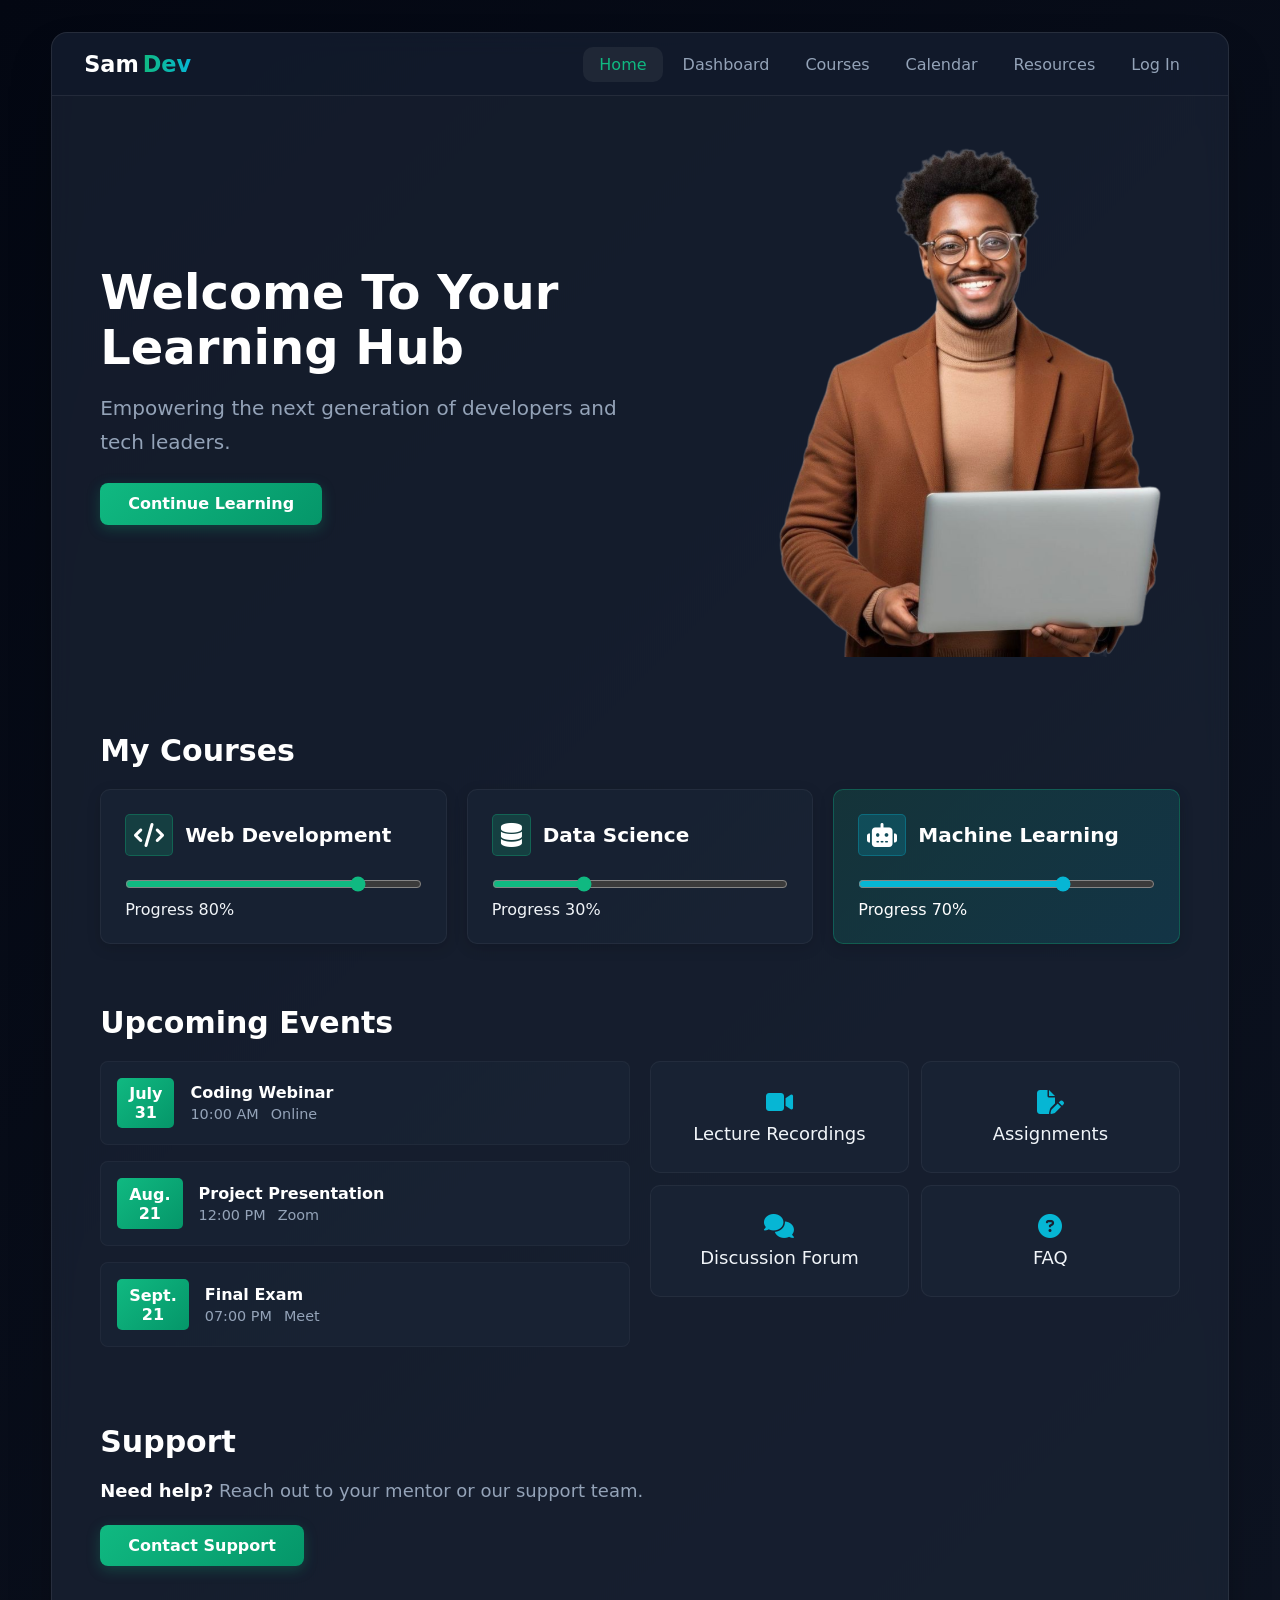
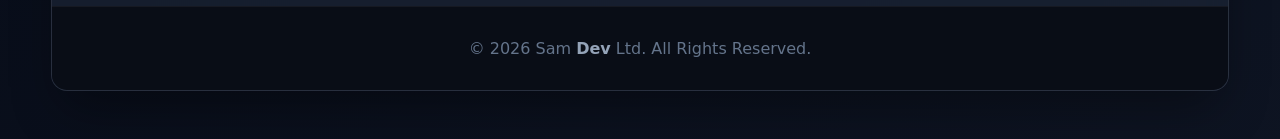
<file: resources.html>
<!DOCTYPE html>
<html lang="en">
<head>
    <meta charset="UTF-8">
    <meta name="viewport" content="width=device-width, initial-scale=1.0">
    <title>Resources — Prestige Student Portal</title>
    <link href="https://unpkg.com/aos@2.3.1/dist/aos.css" rel="stylesheet">
    <link rel="stylesheet" href="https://cdnjs.cloudflare.com/ajax/libs/font-awesome/6.7.2/css/all.min.css" integrity="sha512-Evv84Mr4kqVGRNSgIGL/F/aIDqQb7xQ2vcrdIwxfjThSH8CSR7PBEakCr51Ck+w+/U6swU2Im1vVX0SVk9ABhg==" crossorigin="anonymous" referrerpolicy="no-referrer" />
    <link rel="stylesheet" href="./css/style.css">
    <script src="https://unpkg.com/aos@2.3.1/dist/aos.js" defer></script>
    <script src="./js/nav.js" defer></script>
</head>
<body>
    <script>
        if (localStorage.getItem("isLoggedIn") !== "true") {
            alert("Access Denied! Please log in to access the training resources library.");
            window.location.href = "portal.html";
        }
    </script>

    <main>
        <header class="site-header row">
            <a href="portal.html" class="logo">
               Sam <span>Dev</span>
            </a>
            <nav id="nav" class="site-nav">
                <ul class="row">
                    <li><a href="portal.html">Home</a></li>
                    <li><a href="index.html">Dashboard</a></li>
                    <li><a href="courses.html">Courses</a></li>
                    <li><a href="calendar.html">Calendar</a></li>
                    <li><a href="resources.html" class="active">Resources</a></li>
                    <li><a href="login.html" id="auth-btn">Log In</a></li>
                </ul>
            </nav>
            <button id="menu" aria-label="Toggle menu"><i class="fa-solid fa-bars"></i></button>
        </header>

        <div class="page-head">
            <h1>Learning Resources</h1>
            <p>Recordings, assignments, discussions and answers — all in one place.</p>
        </div>

        <section class="event-section" id="recordings" data-aos="fade-up">
            <h1>Lecture Recordings</h1>
            <div class="panel">
                <div class="lecture-item">
                    <h2>Data Structures Overview</h2>
                    <div class="meta-row">
                        <p>Recorded April 20</p>
                        <a href="#recordings" class="view sync-activity">Watch Video</a>
                    </div>
                </div>
                <div class="lecture-item">
                    <h2>Basics of Programming</h2>
                    <div class="meta-row">
                        <p>Recorded April 12</p>
                        <a href="#recordings" class="view sync-activity">Watch Video</a>
                    </div>
                </div>
            </div>
        </section>

        <section class="event-section" id="assignments" data-aos="fade-up" data-aos-delay="100">
            <h1>Assignments</h1>
            <div class="panel">
                <div class="lecture-item">
                    <h2>Assignment 1: Build a To-Do App</h2>
                    <div class="meta-row">
                        <p>Due April 30</p>
                        <div class="pdf"><span>PDF</span> <a href="#assignments" class="view sync-activity">Open</a></div>
                    </div>
                </div>
                <div class="lecture-item">
                    <h2>Assignment 2: Sorting Algorithms</h2>
                    <div class="meta-row">
                        <p>Due May 07</p>
                        <div class="pdf"><span>PDF</span> <a href="#assignments" class="view sync-activity">Open</a></div>
                    </div>
                </div>
            </div>
        </section>

        <section class="event-section" id="forum" data-aos="fade-up" data-aos-delay="200">
            <h1>Discussion Forum</h1>
            <div class="panel">
                <div class="lecture-item">
                    <h2>How do you debug recursion?</h2>
                    <div class="meta-row">
                        <p>12 replies</p>
                        <a href="#forum" class="view sync-activity">Join Thread</a>
                    </div>
                </div>
                <div class="lecture-item">
                    <h2>Best resources for learning CSS Grid</h2>
                    <div class="meta-row">
                        <p>8 replies</p>
                        <a href="#forum" class="view sync-activity">Join Thread</a>
                    </div>
                </div>
            </div>
        </section>

        <section class="event-section" id="faq" data-aos="fade-up">
            <h1>FAQ</h1>
            <div class="panel">
                <div class="lecture-item">
                    <h2>How do I join a live class?</h2>
                    <p>Open your dashboard and click "Join Meeting" on the live class card.</p>
                </div>
                <div class="lecture-item">
                    <h2>Where can I find graded assignments?</h2>
                    <p>All assignments and grades appear in the Assignments section above.</p>
                </div>
                <div class="lecture-item">
                    <h2>Who do I contact for help?</h2>
                    <p>Use the support page to reach your mentor or our support team.</p>
                </div>
            </div>
        </section>

        <div class="support" data-aos="zoom-in">
            <h1>Still stuck?</h1>
            <p><span>Need help?</span> Reach out to your mentor or our support team.</p>
            <a href="mailto:support@prestigecoding.com" class="active">Contact Support</a>
        </div>

        <footer>
            <p>&copy; 2026 Sam <span>Dev</span> Ltd. All Rights Reserved.</p>
        </footer>
    </main>

    <script>
        document.addEventListener("DOMContentLoaded", () => {
            const authBtn = document.getElementById("auth-btn");

            // 1. Navigation Auth Control
            if (authBtn) {
                authBtn.textContent = "Log Out";
                authBtn.href = "#";
                authBtn.addEventListener("click", (e) => {
                    e.preventDefault();
                    localStorage.removeItem("isLoggedIn");
                    localStorage.removeItem("userRole");
                    alert("Logged out successfully.");
                    window.location.href = "portal.html";
                });
            }

            // 2. Active Interactivity Progress Listener
            document.querySelectorAll(".sync-activity").forEach(element => {
                element.addEventListener("click", () => {
                    let completedClicks = parseInt(localStorage.getItem("completedActivitiesCount")) || 1;
                    if (completedClicks < 5) {
                        completedClicks++;
                        localStorage.setItem("completedActivitiesCount", completedClicks);
                    }
                });
            });
        });
    </script>
</body>
</html>
</file>
<file: css/style.css>
/* ===========================================================
   STUDENT PORTAL — Lively Dark Gradient Stylesheet
   =========================================================== */

/* ===== Design Tokens ===== */
:root {
  /* Brand accents - Switched to energetic, glowing tech colorways */
  --color-primary: #10b981;          /* Vivid Emerald */
  --color-primary-hover: #059669;    /* Darker Emerald */
  --color-secondary: #06b6d4;        /* Electric Teal */
  
  /* Structural adaptive tokens - Inverted for immersive dark aesthetics */
  --color-bg-light: rgba(30, 41, 59, 0.45); /* Translucent Slate */
  --color-bg-footer: #090d16;
  --color-surface: rgba(30, 41, 59, 0.6);   /* Glassmorphic Panel Base */
  --color-white: #ffffff;
  --color-black: #f1f5f9;                    /* High contrast light text */
  --color-muted: #94a3b8;                    /* Cool slate secondary text */
  --color-overlay: rgba(16, 185, 129, 0.08);
  --color-shadow: rgba(0, 0, 0, 0.4);

  /* Deep, energetic cyber-twilight nodes for the background wave matrix */
  --grad-1: #0f172a; /* Slate 900 */
  --grad-2: #1e1b4b; /* Indigo 950 */
  --grad-3: #111827; /* Gray 900 */
  --grad-4: #030712; /* Neutral 950 */

  --font-family: "Segoe UI", system-ui, -apple-system, sans-serif;

  --fs-hero-title: 3rem;
  --fs-hero-text: 1.25rem;
  --fs-section-title: 1.875rem;
  --fs-body: 1.125rem;
  --fs-footer: 1rem;
  --fs-cta: 1rem;
  --fs-icon: 1.5rem;

  --radius-lg: 1rem;
  --radius-md: 0.625rem;
  --radius-sm: 0.5rem;
  --radius-xs: 0.3125rem;

  --max-width-main: 1180px;
}

/* ===== Reset ===== */
* {
  padding: 0;
  margin: 0;
  box-sizing: border-box;
  font-family: var(--font-family);
}

html {
  scroll-behavior: smooth;
}

/* ===== Animated Lively Gradient Background ===== */
body {
  min-height: 100vh;
  color: var(--color-black);
  /* Energetic shift matrix */
  background: linear-gradient(
    -45deg,
    var(--grad-1),
    var(--grad-2),
    var(--grad-3),
    var(--grad-4)
  );
  background-size: 400% 400%;
  animation: gradientShift 15s ease infinite;
}

@keyframes gradientShift {
  0% {
    background-position: 0% 50%;
  }
  50% {
    background-position: 100% 50%;
  }
  100% {
    background-position: 0% 50%;
  }
}

@media (prefers-reduced-motion: reduce) {
  body {
    animation: none;
  }
}

/* ===== Utilities ===== */
.row {
  display: flex;
  justify-content: space-between;
  align-items: center;
}

.column {
  display: flex;
  flex-direction: column;
}

img {
  max-width: 100%;
  height: auto;
}

.hide {
  display: none !important;
}

/* ===== Buttons / Links as buttons ===== */
button,
.btn {
  font-family: var(--font-family);
  cursor: pointer;
  border: none;
  outline: none;
  transition: all 0.3s ease;
}

button:focus-visible,
.btn:focus-visible,
a:focus-visible {
  outline: 2px solid var(--color-primary);
  outline-offset: 2px;
}

.btn,
.active {
  display: inline-flex;
  align-items: center;
  justify-content: center;
  gap: 0.5rem;
  text-decoration: none;
  white-space: nowrap;
}

/* Primary CTA pill configuration */
a.active.cta,
.btn-primary {
  background: linear-gradient(135deg, var(--color-primary) 0%, var(--color-primary-hover) 100%);
  color: var(--color-white);
  padding: 0.7rem 1.6rem;
  border-radius: var(--radius-sm);
  font-weight: 600;
  box-shadow: 0 4px 14px rgba(16, 185, 129, 0.25);
}

a.active.cta:hover,
.btn-primary:hover {
  transform: translateY(-2px);
  box-shadow: 0 8px 20px rgba(16, 185, 129, 0.4);
}

/* ===== Main Glassmorphic Wrapper Container ===== */
main {
  width: 92%;
  max-width: var(--max-width-main);
  padding: 0;
  margin: 2rem auto 3rem;
  background-color: var(--color-surface);
  backdrop-filter: blur(12px);
  -webkit-backdrop-filter: blur(12px);
  border: 1px solid rgba(255, 255, 255, 0.08);
  box-shadow: 0 25px 50px -12px var(--color-shadow);
  border-radius: var(--radius-lg);
  overflow: hidden;
}

/* ===========================================================
   Shared Header / Navigation Section
   =========================================================== */
.site-header {
  position: relative;
  background: rgba(15, 23, 42, 0.4);
  border-bottom: 1px solid rgba(255, 255, 255, 0.08);
  padding: 0.85rem 2rem;
  border-top-left-radius: var(--radius-lg);
  border-top-right-radius: var(--radius-lg);
}

.site-header .logo {
  display: inline-flex;
  align-items: center;
  font-size: 1.4rem;
  font-weight: 800;
  color: var(--color-white);
  text-decoration: none;
}

.site-header .logo span {
  background: linear-gradient(90deg, var(--color-primary), var(--color-secondary));
  -webkit-background-clip: text;
  -webkit-text-fill-color: transparent;
  margin-left: 4px;
}

.site-header .logo img {
  border-radius: var(--radius-xs);
  max-height: 48px;
  width: auto;
}

.site-nav ul {
  list-style: none;
  gap: 0.25rem;
}

.site-nav ul li a {
  text-decoration: none;
  color: var(--color-muted);
  font-weight: 500;
  display: block;
  padding: 0.5rem 1rem;
  border-radius: var(--radius-md);
  transition: all 0.25s ease;
}

.site-nav ul li a:hover,
.site-nav ul li a.active {
  background-color: rgba(255, 255, 255, 0.06);
  color: var(--color-primary);
}

/* Mobile Hamburger Component Toggle Trigger */
#menu {
  background: transparent;
  border: none;
  font-size: 1.6rem;
  color: var(--color-white);
  display: none;
  padding: 0.4rem;
}

#menu:active {
  transform: scale(0.95);
}

/* ===========================================================
   Page Heading (Sub-page Panels)
   =========================================================== */
.page-head {
  padding: 2.5rem 3rem 0.5rem;
}

.page-head h1 {
  font-size: var(--fs-section-title);
  color: var(--color-white);
  background: linear-gradient(135deg, #ffffff 40%, var(--color-muted) 100%);
  -webkit-background-clip: text;
  -webkit-text-fill-color: transparent;
}

.page-head p {
  color: var(--color-muted);
  font-size: var(--fs-body);
  margin-top: 0.4rem;
}

/* ===========================================================
   Hero Segment Layout Container
   =========================================================== */
.hero_content {
  padding: 2rem 3rem;
  gap: 2rem;
}

.hero_message {
  width: 50%;
}

.hero_message h1 {
  font-size: var(--fs-hero-title);
  font-weight: 800;
  line-height: 1.15;
  color: var(--color-white);
}

.hero_message p {
  font-size: var(--fs-hero-text);
  padding: 1rem 0 1.5rem;
  line-height: 1.7;
  color: var(--color-muted);
}

.hero-image {
  flex-shrink: 0;
  max-width: 420px;
  width: 45%;
}

/* ===========================================================
   Individual Course Selection Cards Matrix
   =========================================================== */
.courses-section {
  padding: 2.5rem 3rem;
}

.courses-section h1 {
  font-size: var(--fs-section-title);
  margin-bottom: 1.3rem;
  color: var(--color-white);
}

.courses {
  gap: 1.25rem;
  flex-wrap: wrap;
  align-items: stretch;
}

.course,
.course3 {
  display: flex;
  flex-direction: column;
  align-items: flex-start;
  flex: 1 1 280px;
  background-color: var(--color-bg-light);
  border: 1px solid rgba(255, 255, 255, 0.05);
  border-radius: var(--radius-md);
  padding: 1.5rem;
  box-shadow: 0 4px 14px rgba(0, 0, 0, 0.15);
  transition: transform 0.25s cubic-bezier(0.4, 0, 0.2, 1), box-shadow 0.25s ease, border-color 0.25s ease;
}

.course:hover,
.course3:hover {
  transform: translateY(-4px);
  border-color: rgba(16, 185, 129, 0.3);
  box-shadow: 0 12px 24px rgba(0, 0, 0, 0.3);
}

/* Alternate Focus Course Frame Highlight */
.course3,
.course:last-child {
  background: linear-gradient(135deg, rgba(16, 185, 129, 0.15) 0%, rgba(6, 182, 212, 0.15) 100%);
  border: 1px solid rgba(16, 185, 129, 0.3);
  color: var(--color-white);
}

.course-details,
.course-details3 {
  margin-bottom: 1.25rem;
  gap: 0.75rem;
}

.course-details p,
.course-details3 p {
  font-size: var(--fs-hero-text);
  font-weight: 600;
  color: var(--color-white);
}

.course-icon {
  color: var(--color-white);
  font-size: var(--fs-icon);
  padding: 0.5rem;
  border-radius: var(--radius-xs);
  background-color: rgba(16, 185, 129, 0.2);
  border: 1px solid rgba(16, 185, 129, 0.3);
}

.course-icon.alt {
  background-color: rgba(6, 182, 212, 0.2);
  border: 1px solid rgba(6, 182, 212, 0.3);
}

.course input,
.course3 input {
  width: 100%;
  margin-bottom: 0.5rem;
  accent-color: var(--color-primary);
}

.course3 input {
  accent-color: var(--color-secondary);
}

/* ===========================================================
   Calendar Interface Layout and Tracking Components
   =========================================================== */
.event-section {
  padding: 0 3rem 2.5rem;
}

.event-section h1 {
  font-size: var(--fs-section-title);
  padding: 1.3rem 0;
  color: var(--color-white);
}

.event-container {
  display: flex;
  gap: 1.25rem;
  align-items: flex-start;
}

.event-box {
  flex: 1 1 0;
}

.event {
  background-color: var(--color-bg-light);
  border: 1px solid rgba(255, 255, 255, 0.04);
  margin-bottom: 1rem;
  padding: 1rem;
  border-radius: var(--radius-sm);
  gap: 1rem;
  justify-content: flex-start;
}

.event .event-day {
  background: linear-gradient(135deg, var(--color-primary) 0%, var(--color-primary-hover) 100%);
  color: var(--color-white);
  padding: 0.4rem 0.75rem;
  border-radius: var(--radius-xs);
  text-align: center;
  font-weight: 700;
  flex-shrink: 0;
}

.event .event-details {
  flex: 1;
}

.event-title {
  font-weight: 600;
  color: var(--color-white);
}

.event-time {
  display: flex;
  gap: 0.75rem;
  color: var(--color-muted);
  margin-top: 0.25rem;
  font-size: 0.9rem;
}

/* Resource Link Cards Blocks Layout */
.others {
  display: flex;
  flex-wrap: wrap;
  gap: 0.75rem;
}

.recordings {
  flex: 1 1 45%;
  background-color: var(--color-bg-light);
  border: 1px solid rgba(255, 255, 255, 0.05);
  border-radius: var(--radius-md);
  font-size: var(--fs-body);
  text-align: center;
  padding: 1.75rem 1rem;
  text-decoration: none;
  color: var(--color-black);
  transition: all 0.25s ease;
}

.recordings:hover {
  background-color: rgba(255, 255, 255, 0.05);
  border-color: var(--color-secondary);
  color: var(--color-white);
  transform: translateY(-3px);
}

.recordings i {
  font-size: var(--fs-icon);
  color: var(--color-secondary);
}

.recordings:hover i {
  color: var(--color-white);
}

.recordings p {
  padding-top: 0.5rem;
  font-weight: 500;
}

/* ===========================================================
   Support Call-to-Action Block Section
   =========================================================== */
.support {
  padding: 0 3rem 2.5rem;
}

.support h1 {
  font-size: var(--fs-section-title);
  padding: 1.3rem 0;
  color: var(--color-white);
}

.support p {
  font-size: var(--fs-body);
  margin-bottom: 1.5rem;
  color: var(--color-muted);
}

.support p span {
  color: var(--color-white);
  font-weight: 600;
}

/* ===========================================================
   Footer Layout Brand Node
   =========================================================== */
footer {
  background-color: var(--color-bg-footer);
  font-size: var(--fs-footer);
  padding: 2rem;
  text-align: center;
  color: #64748b;
  border-top: 1px solid rgba(255, 255, 255, 0.05);
}

footer span {
  font-weight: 700;
  color: var(--color-muted);
}

/* ===========================================================
   Dashboard Portal Layout View Core (index.html)
   =========================================================== */
.dash-bar {
  background-color: rgba(15, 23, 42, 0.3);
  border-bottom: 1px solid rgba(255, 255, 255, 0.05);
  padding: 1rem 2rem;
  gap: 1rem;
}

.dash-bar .dash-user {
  display: flex;
  align-items: center;
  gap: 0.6rem;
}

.dash-bar h1 {
  font-size: 1.25rem;
  color: var(--color-white);
  font-weight: 700;
}

.dash-bar .icon {
  background-color: rgba(16, 185, 129, 0.15);
  border: 1px solid rgba(16, 185, 129, 0.3);
  color: var(--color-primary);
  font-size: 1.1rem;
  width: 2.25rem;
  height: 2.25rem;
  display: inline-flex;
  align-items: center;
  justify-content: center;
  border-radius: 50%;
}

/* Metrics Performance Tracker Interface System (Dashboard-Progress Overlay) */
.dashboard-progress-container {
  background: rgba(30, 41, 59, 0.4);
  padding: 20px 25px;
  border-radius: var(--radius-md);
  margin: 20px auto;
  max-width: 1100px;
  border: 1px solid rgba(255, 255, 255, 0.05);
  display: flex;
  align-items: center;
  justify-content: space-between;
  gap: 20px;
}

.progress-meta {
  font-weight: 600;
  color: #e2e8f0;
  min-width: 180px;
}

.progress-meta i {
  color: var(--color-primary);
  margin-right: 6px;
}

.progress-wrapper {
  flex-grow: 1;
  position: relative;
}

progress {
  width: 100%;
  height: 14px;
  border-radius: 10px;
  appearance: none;
  -webkit-appearance: none;
  display: block;
}

progress::-webkit-progress-bar {
  background-color: #0f172a;
  border-radius: 10px;
}

progress::-webkit-progress-value {
  background: linear-gradient(90deg, var(--color-primary), var(--color-secondary));
  border-radius: 10px;
  transition: width 0.4s ease;
}

#progress-percentage {
  font-weight: 700;
  color: var(--color-primary);
  min-width: 50px;
  text-align: right;
}

/* User Identity Frame Container Components */
.dash-profile-wrapper {
  background: rgba(15, 23, 42, 0.5);
  padding: 6px 14px;
  border-radius: 30px;
  border: 1px solid rgba(255, 255, 255, 0.08);
  display: flex;
  align-items: center;
  gap: 12px;
}

.user-passport-frame {
  width: 38px;
  height: 38px;
  border-radius: 50%;
  object-fit: cover;
  border: 2px solid var(--color-primary);
  background-color: #0f172a;
  display: block;
}

.user-passport-icon {
  font-size: 1.4rem;
  color: var(--color-muted);
}

/* Dashboard Split Grid Column Controllers */
.dash-grid {
  display: flex;
  gap: 1.8rem;
  padding: 1.5rem 2rem 2.5rem;
  align-items: flex-start;
}

.dash-sidebar {
  flex: 0 0 240px;
  background-color: rgba(30, 41, 59, 0.3);
  border: 1px solid rgba(255, 255, 255, 0.04);
  border-radius: var(--radius-md);
  padding: 1.25rem;
}

.dash-sidebar h2 {
  background-color: rgba(15, 23, 42, 0.5);
  border: 1px solid rgba(255, 255, 255, 0.05);
  color: var(--color-primary);
  padding: 0.6rem 0.9rem;
  border-radius: var(--radius-sm);
  font-size: 1.1rem;
  margin-bottom: 1rem;
}

.dash-sidebar h2 a {
  text-decoration: none;
  color: inherit;
}

.dash-sidebar p {
  margin-bottom: 0.4rem;
}

.dash-sidebar p a {
  display: block;
  text-decoration: none;
  color: var(--color-muted);
  font-weight: 500;
  padding: 0.6rem 0.75rem;
  border-radius: var(--radius-xs);
  transition: all 0.25s ease;
}

.dash-sidebar p a:hover {
  background-color: rgba(255, 255, 255, 0.05);
  color: var(--color-primary);
}

.dash-main {
  flex: 1;
  min-width: 0;
}

.dash-main h1 {
  font-size: 1.4rem;
  margin: 0.5rem 0 0.75rem;
  color: var(--color-white);
}

.panel {
  background-color: var(--color-bg-light);
  border: 1px solid rgba(255, 255, 255, 0.05);
  border-radius: var(--radius-md);
  padding: 1.25rem;
  margin-bottom: 1.25rem;
}

.panel.join {
  background: linear-gradient(135deg, rgba(16, 185, 129, 0.2) 0%, rgba(6, 182, 212, 0.1) 100%);
  border: 1px solid rgba(16, 185, 129, 0.3);
  color: var(--color-white);
}

.panel.join h2 {
  font-size: 1.15rem;
  color: var(--color-white);
}

.panel .meta-row {
  display: flex;
  justify-content: space-between;
  align-items: center;
  flex-wrap: wrap;
  gap: 0.75rem;
  margin-top: 0.75rem;
}

.panel .lecture-item + .lecture-item {
  border-top: 1px solid rgba(255, 255, 255, 0.08);
  margin-top: 1rem;
  padding-top: 1rem;
}

.lecture-item h2 {
  color: var(--color-white);
  font-size: 1.1rem;
}

.pdf {
  display: flex;
  align-items: center;
  gap: 0.6rem;
}

.pdf span {
  background-color: #ef4444;
  color: var(--color-white);
  font-size: 0.75rem;
  font-weight: 700;
  padding: 0.15rem 0.5rem;
  border-radius: var(--radius-xs);
}

.view {
  background-color: rgba(15, 23, 42, 0.6);
  display: inline-block;
  text-decoration: none;
  color: var(--color-primary);
  font-weight: 600;
  padding: 0.4rem 1rem;
  border: 1px solid rgba(16, 185, 129, 0.4);
  border-radius: var(--radius-xs);
  transition: all 0.25s ease;
}

.view:hover {
  background: linear-gradient(135deg, var(--color-primary) 0%, var(--color-primary-hover) 100%);
  border-color: transparent;
  color: var(--color-white);
}

.panel.join .view {
  background-color: var(--color-white);
  color: #0f172a;
  border: none;
}

.panel.join .view:hover {
  background-color: rgba(255, 255, 255, 0.9);
  color: #0f172a;
}

/* ===========================================================
   Gateway Authentication Panel (login.html / registration)
   =========================================================== */
.auth-wrap {
  display: flex;
  align-items: center;
  justify-content: center;
  padding: 3.5rem 1.5rem;
}

.auth-card {
  width: 100%;
  max-width: 420px;
  background-color: rgba(30, 41, 59, 0.8);
  border: 1px solid rgba(255, 255, 255, 0.08);
  border-radius: var(--radius-lg);
  box-shadow: 0 25px 50px -12px var(--color-shadow);
  padding: 2.5rem 2rem;
  backdrop-filter: blur(8px);
}

.auth-card h1 {
  font-size: 1.6rem;
  margin-bottom: 0.4rem;
  text-align: center;
  color: var(--color-white);
}

.auth-card .sub {
  text-align: center;
  color: var(--color-muted);
  margin-bottom: 1.75rem;
}

.field {
  margin-bottom: 1.1rem;
}

.field label {
  display: block;
  font-weight: 600;
  margin-bottom: 0.4rem;
  font-size: 0.95rem;
  color: #cbd5e1;
}

.field input, .field select {
  width: 100%;
  padding: 0.75rem 0.9rem;
  background-color: #0f172a;
  border: 1px solid rgba(255, 255, 255, 0.1);
  border-radius: var(--radius-sm);
  font-size: 1rem;
  color: var(--color-white);
  transition: border-color 0.2s ease, box-shadow 0.2s ease;
}

.field input:focus, .field select:focus {
  outline: none;
  border-color: var(--color-primary);
  box-shadow: 0 0 0 3px rgba(16, 185, 129, 0.15);
}

.auth-card button[type="submit"] {
  width: 100%;
  background: linear-gradient(135deg, var(--color-primary) 0%, var(--color-primary-hover) 100%);
  color: var(--color-white);
  padding: 0.8rem;
  border: none;
  border-radius: var(--radius-sm);
  font-weight: 700;
  font-size: 1rem;
  margin-top: 0.4rem;
  cursor: pointer;
  transition: opacity 0.2s;
}

.auth-card button[type="submit"]:hover {
  opacity: 0.95;
}

.auth-card .alt {
  text-align: center;
  margin-top: 1.25rem;
  color: var(--color-muted);
}

.auth-card .alt a {
  color: var(--color-primary);
  text-decoration: none;
  font-weight: 600;
}

/* ===========================================================
   Standalone CTA Pill Helpers (Hero / Support Links)
   =========================================================== */
.hero_message a.active,
.support a.active,
.hero_message a {
  display: inline-flex;
  background: linear-gradient(135deg, var(--color-primary) 0%, var(--color-primary-hover) 100%);
  color: var(--color-white);
  text-decoration: none;
  padding: 0.7rem 1.75rem;
  border-radius: var(--radius-sm);
  font-weight: 600;
  box-shadow: 0 4px 14px rgba(16, 185, 129, 0.25);
  transition: all 0.3s ease;
}

.hero_message a:hover,
.support a.active:hover {
  transform: translateY(-2px);
  box-shadow: 0 8px 20px rgba(16, 185, 129, 0.4);
}

/* ===========================================================
   RESPONSIVE LAYOUT BREAKPOINTS — Tablet (≤1023px)
   =========================================================== */
@media (max-width: 1023px) {
  :root {
    --fs-hero-title: 2.4rem;
  }

  .hero_content,
  .courses-section,
  .event-section,
  .support,
  .page-head {
    padding-left: 1.75rem;
    padding-right: 1.75rem;
  }

  .event-container {
    flex-direction: column;
  }

  .event-box {
    width: 100%;
  }
}

/* ===========================================================
   RESPONSIVE LAYOUT BREAKPOINTS — Mobile (≤768px)
   =========================================================== */
@media (max-width: 768px) {
  main {
    width: 100%;
    margin: 0;
    border-radius: 0;
    box-shadow: none;
    border: none;
  }

  .site-header {
    border-radius: 0;
  }

  #menu {
    display: block;
  }

  .site-nav {
    position: absolute;
    top: 100%;
    left: 0;
    width: 100%;
    background-color: #111424;
    border-radius: 0 0 var(--radius-md) var(--radius-md);
    display: none;
    z-index: 20;
    box-shadow: 0 12px 24px rgba(0, 0, 0, 0.3);
    border-bottom: 1px solid rgba(255, 255, 255, 0.05);
  }

  .site-nav.show {
    display: block;
  }

  .site-nav ul {
    flex-direction: column;
    padding: 0.5rem 0;
  }

  .site-nav ul li a {
    border-radius: 0;
    padding: 0.9rem 1.5rem;
    font-size: 1.05rem;
  }

  .site-nav ul li a:hover,
  .site-nav ul li a.active {
    background-color: rgba(255, 255, 255, 0.05);
    color: var(--color-primary);
  }

  .hero_content {
    flex-direction: column-reverse;
    text-align: center;
  }

  .hero_message {
    width: 100%;
  }

  .hero-image {
    width: 75%;
    max-width: 320px;
    margin: 0 auto;
  }

  .course,
  .course3 {
    flex: 1 1 100%;
  }

  .dash-grid {
    flex-direction: column;
    padding: 1.25rem;
  }

  .dash-sidebar {
    flex: 1 1 100%;
    width: 100%;
  }

  .dash-bar {
    padding: 1rem;
    flex-wrap: wrap;
  }
  
  .dashboard-progress-container {
    flex-direction: column;
    align-items: flex-start;
    gap: 12px;
    margin: 15px;
  }
  
  #progress-percentage {
    text-align: left;
  }

  .recordings {
    flex: 1 1 100%;
  }
}

/* ===========================================================
   RESPONSIVE LAYOUT BREAKPOINTS — Small Mobile (≤480px)
   =========================================================== */
@media (max-width: 480px) {
  :root {
    --fs-hero-title: 1.9rem;
    --fs-section-title: 1.5rem;
  }

  .hero_content,
  .courses-section,
  .event-section,
  .support,
  .page-head {
    padding-left: 1.25rem;
    padding-right: 1.25rem;
  }

  .auth-card {
    padding: 2rem 1.5rem;
  }

  footer {
    font-size: 0.9rem;
    padding: 1.5rem 1rem;
  }
}
</file>
